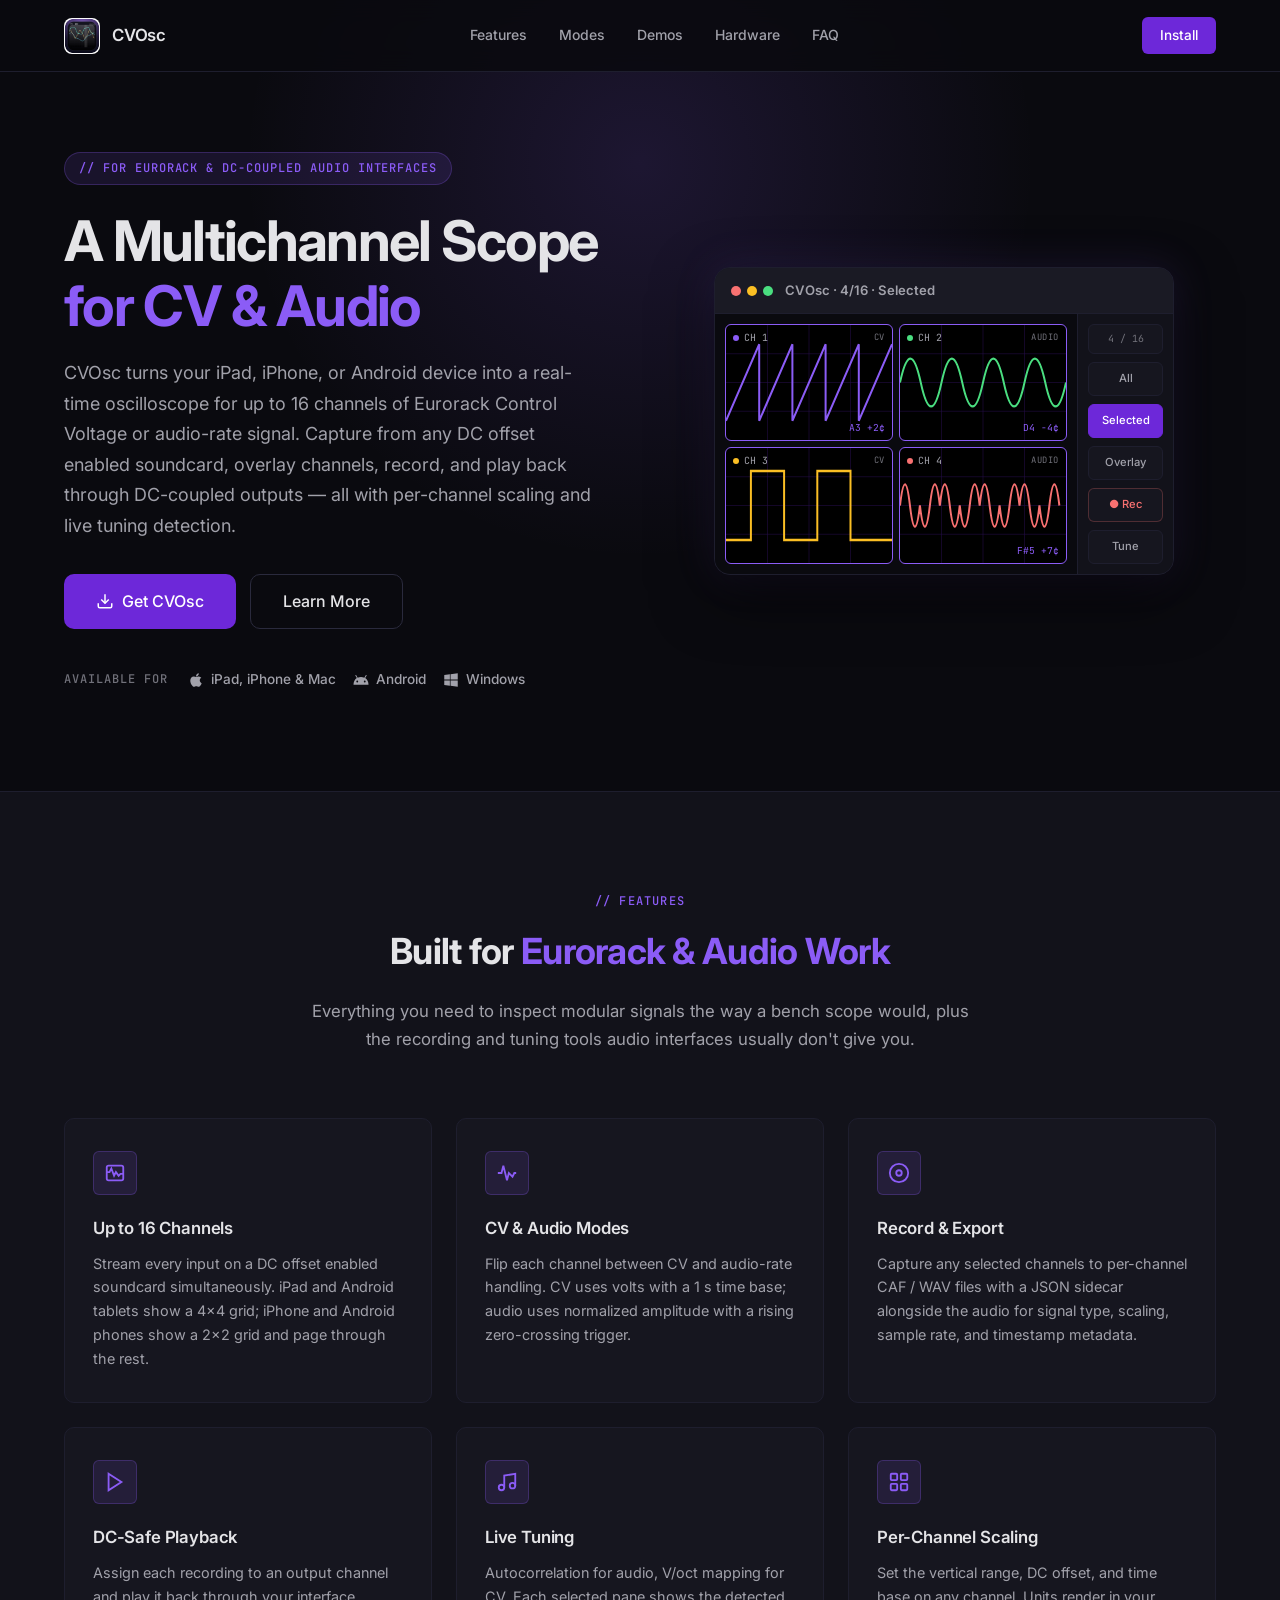
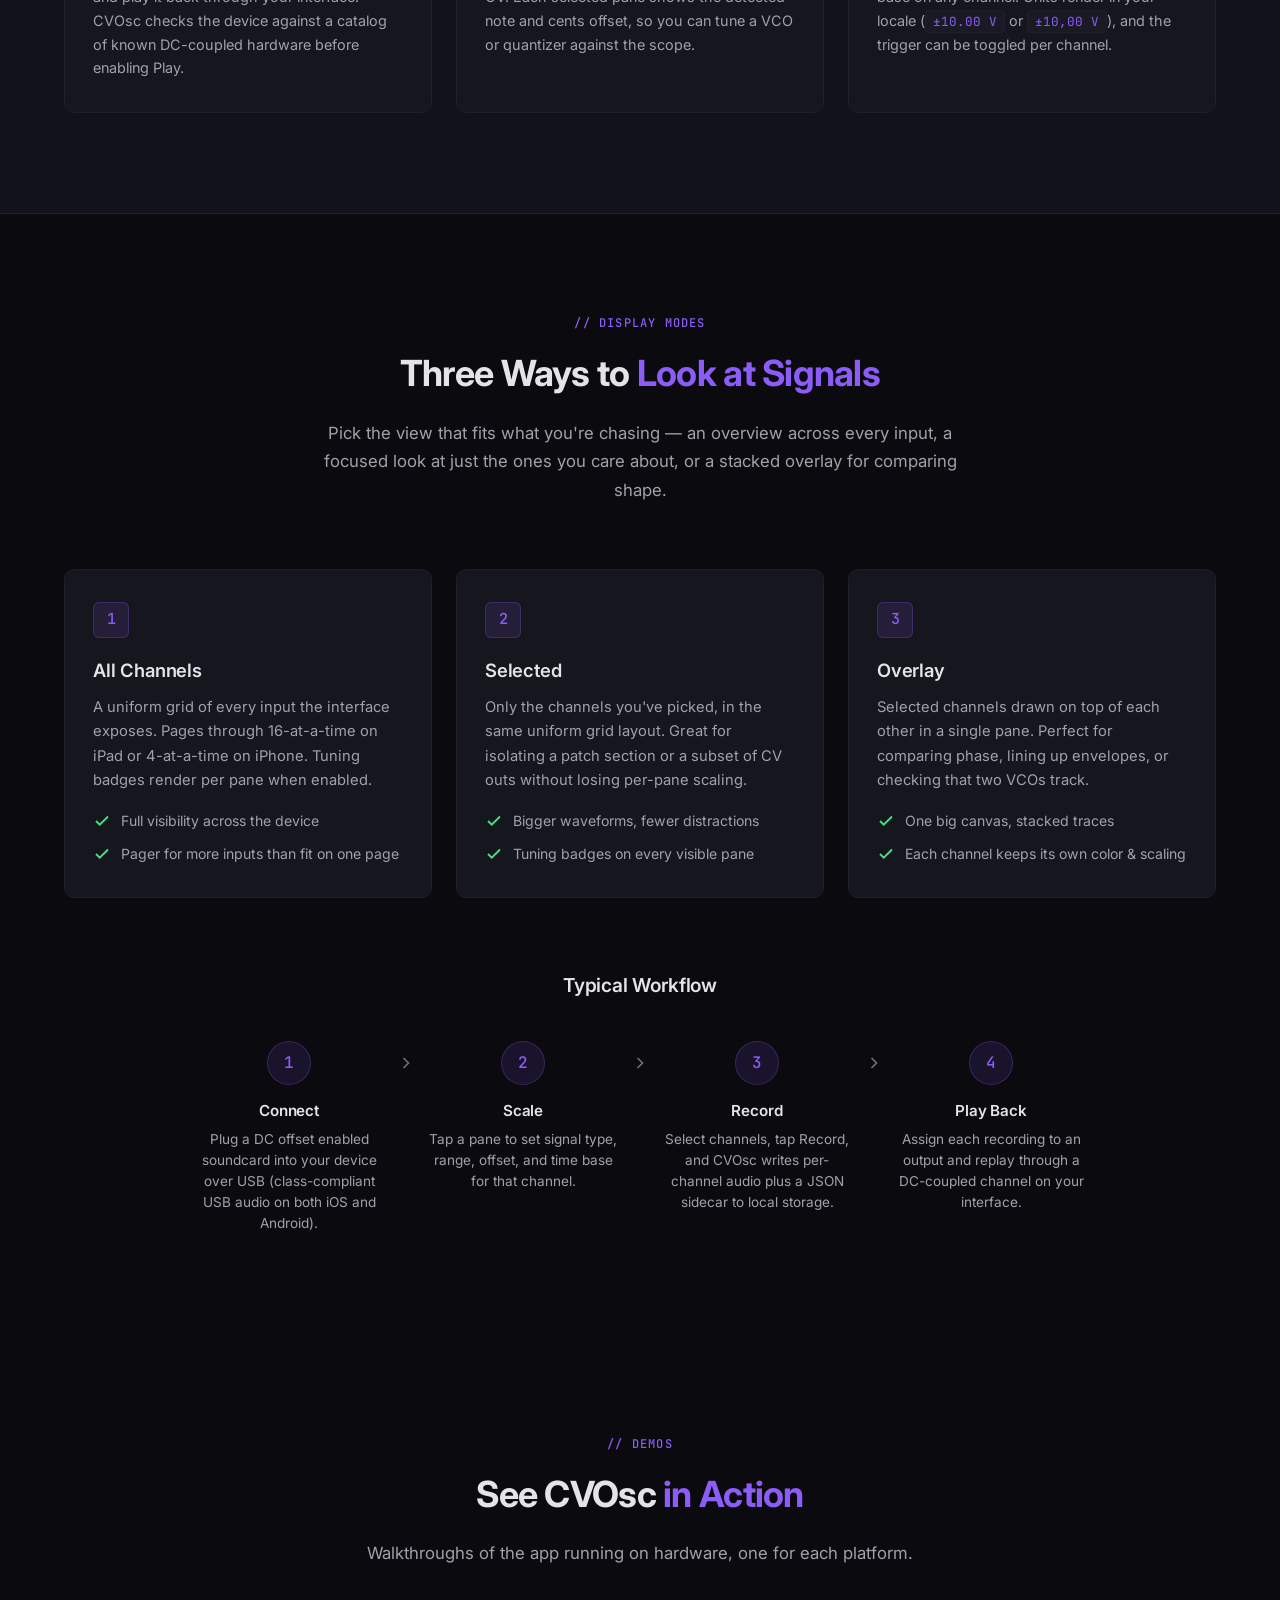
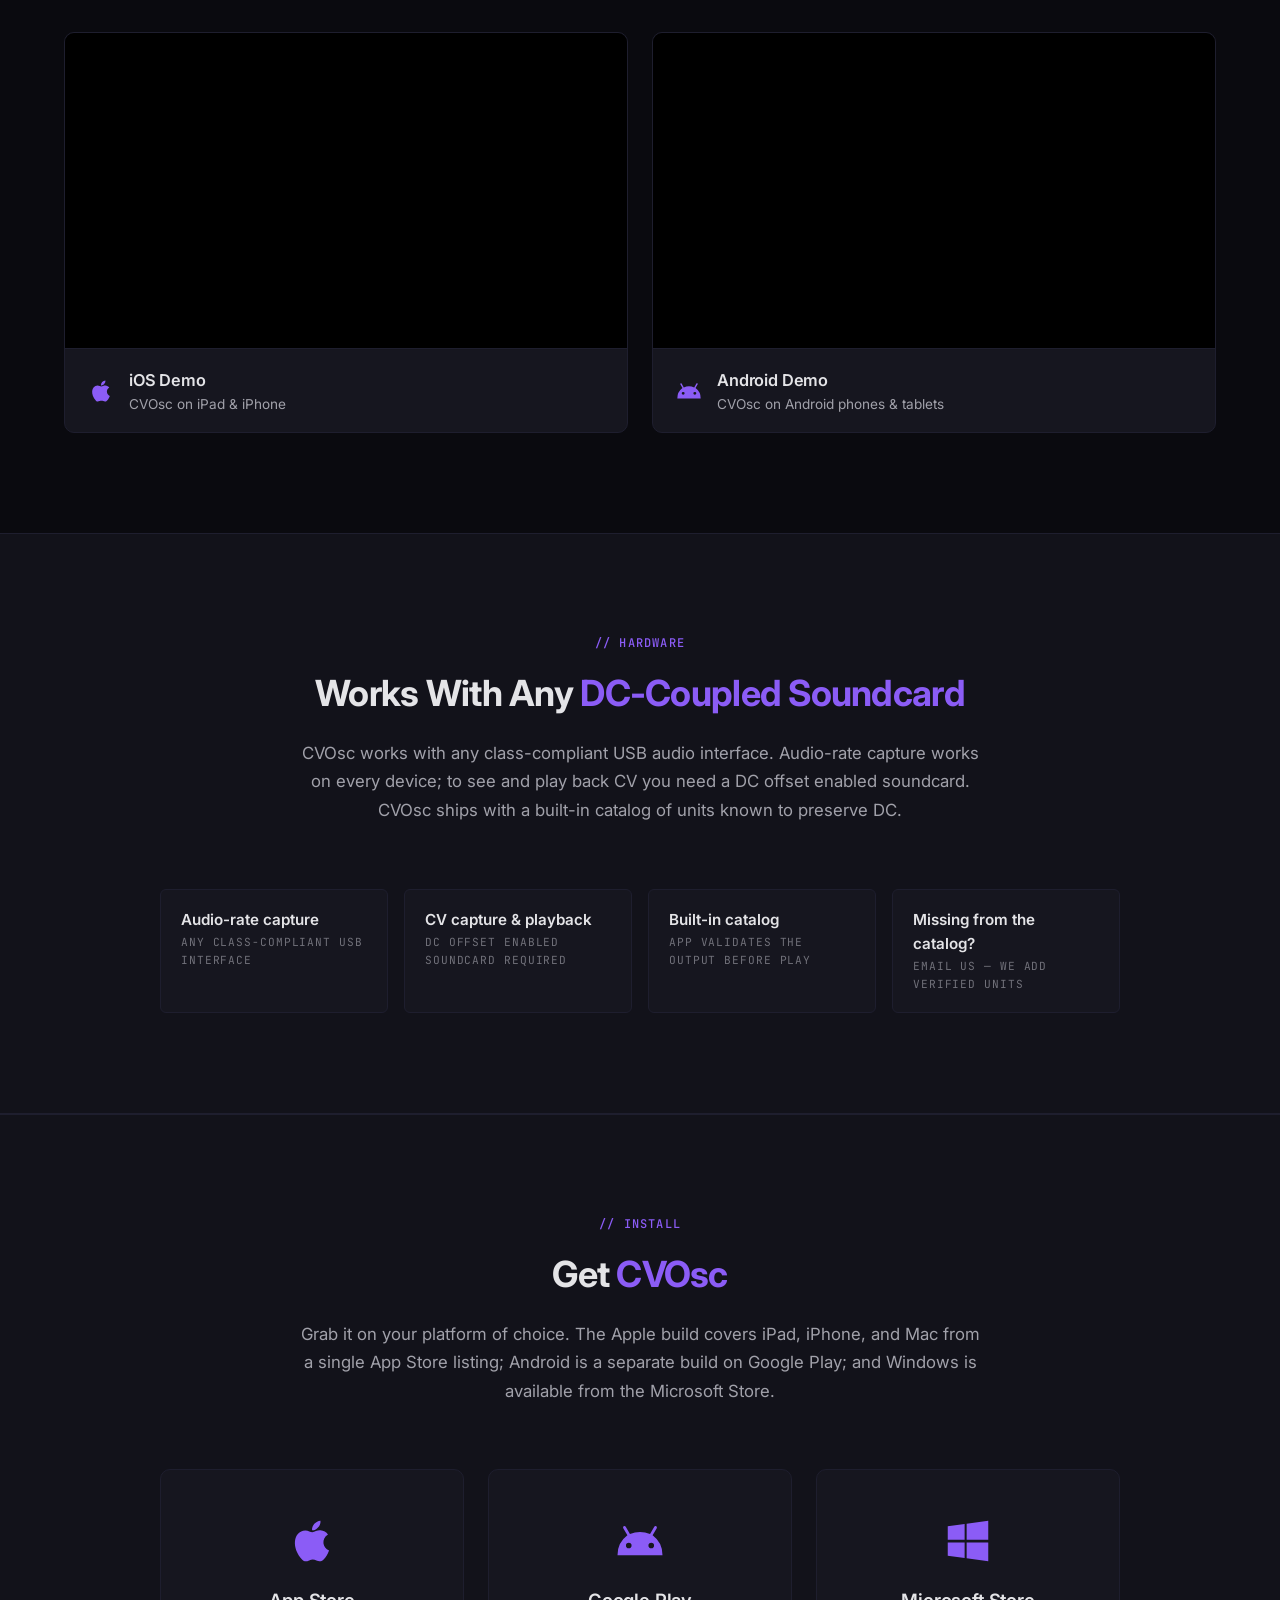
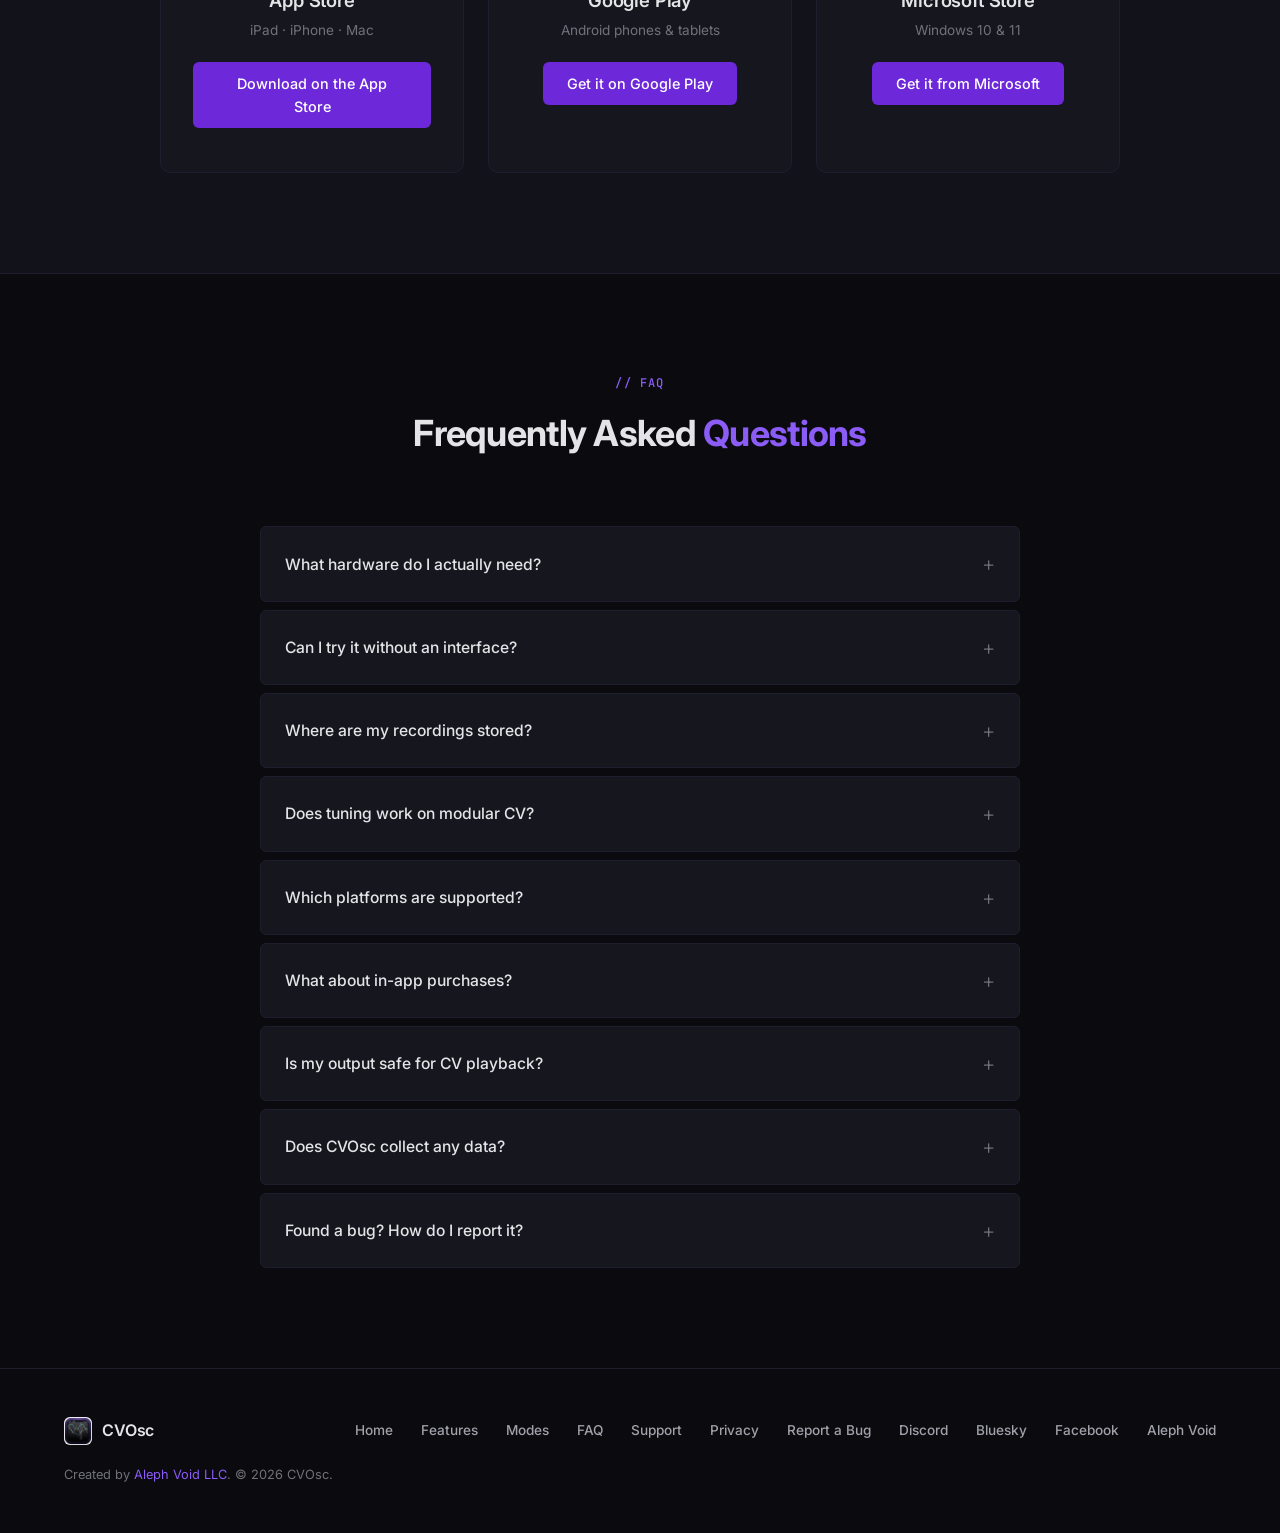
<file: index.html>
<!DOCTYPE html>
<html lang="en">
<head>
  <meta charset="UTF-8" />
  <meta name="viewport" content="width=device-width, initial-scale=1.0" />
  <title>CVOsc &mdash; Multichannel Oscilloscope for CV &amp; Audio</title>
  <meta name="description" content="A multichannel oscilloscope for Eurorack CV and audio work with DC offset enabled soundcards. Stream up to 16 CV or audio channels, record, play back through DC-coupled outputs, and detect tuning in real time. For iPadOS, iOS, macOS, and Android." />
  <link rel="icon" type="image/png" href="assets/img/app-icon.png" />

  <!-- Open Graph (Facebook, Bluesky, LinkedIn, etc.) -->
  <meta property="og:type" content="website" />
  <meta property="og:site_name" content="CVOsc" />
  <meta property="og:url" content="https://cvosc.com/" />
  <meta property="og:title" content="CVOsc — Multichannel Oscilloscope for CV &amp; Audio" />
  <meta property="og:description" content="A multichannel oscilloscope for Eurorack CV and audio work with DC offset enabled soundcards. Stream up to 16 CV or audio channels, record, play back, and detect tuning in real time." />
  <meta property="og:image" content="https://cvosc.com/assets/img/app-icon.png" />
  <meta property="og:image:type" content="image/png" />
  <meta property="og:image:width" content="1024" />
  <meta property="og:image:height" content="1024" />
  <meta property="og:image:alt" content="CVOsc app icon" />

  <!-- Twitter Card -->
  <meta name="twitter:card" content="summary" />
  <meta name="twitter:title" content="CVOsc — Multichannel Oscilloscope for CV &amp; Audio" />
  <meta name="twitter:description" content="A multichannel oscilloscope for Eurorack CV and audio with DC offset enabled soundcards. Up to 16 channels, recording, DC-safe playback, and live tuning." />
  <meta name="twitter:image" content="https://cvosc.com/assets/img/app-icon.png" />
  <meta name="twitter:image:alt" content="CVOsc app icon" />
  <link rel="preconnect" href="https://fonts.googleapis.com" />
  <link rel="preconnect" href="https://fonts.gstatic.com" crossorigin />
  <link href="https://fonts.googleapis.com/css2?family=Inter:wght@300;400;500;600;700&family=JetBrains+Mono:wght@400;500&display=swap" rel="stylesheet" />
  <link rel="stylesheet" href="styles.css" />
</head>
<body>
  <!-- Navigation -->
  <nav id="nav">
    <div class="nav-inner">
      <a href="#" class="nav-brand">
        <img class="nav-logo" src="assets/img/app-icon.png" alt="CVOsc" />
        <span>CVOsc</span>
      </a>
      <div class="nav-links">
        <a href="#features">Features</a>
        <a href="#how-it-works">Modes</a>
        <a href="#demos">Demos</a>
        <a href="#hardware">Hardware</a>
        <a href="#faq">FAQ</a>
      </div>
      <div class="nav-actions">
        <a href="#install" class="btn btn-sm btn-primary">Install</a>
      </div>
      <button class="mobile-menu-btn" id="mobile-menu-btn" aria-label="Menu">
        <span></span><span></span><span></span>
      </button>
    </div>
    <div class="mobile-menu" id="mobile-menu">
      <a href="#features">Features</a>
      <a href="#how-it-works">Modes</a>
      <a href="#demos">Demos</a>
      <a href="#hardware">Hardware</a>
      <a href="#faq">FAQ</a>
      <a href="#install" class="btn btn-primary">Install</a>
    </div>
  </nav>

  <!-- Hero -->
  <section class="hero">
    <div class="container">
      <div class="hero-content">
        <div class="hero-badge">// For Eurorack &amp; DC-Coupled Audio Interfaces</div>
        <h1>A Multichannel Scope<br /><span class="text-gradient">for CV &amp; Audio</span></h1>
        <p class="hero-subtitle">
          CVOsc turns your iPad, iPhone, or Android device into a real-time oscilloscope for
          up to 16 channels of Eurorack Control Voltage or audio-rate signal. Capture from any
          DC offset enabled soundcard, overlay channels, record, and play back through
          DC-coupled outputs &mdash; all with per-channel scaling and live tuning detection.
        </p>
        <div class="hero-actions">
          <a href="#install" class="btn btn-primary btn-lg">
            <svg viewBox="0 0 24 24" fill="none" stroke="currentColor" stroke-width="2" class="btn-icon"><path d="M21 15v4a2 2 0 0 1-2 2H5a2 2 0 0 1-2-2v-4"/><polyline points="7 10 12 15 17 10"/><line x1="12" y1="15" x2="12" y2="3"/></svg>
            Get CVOsc
          </a>
          <a href="#features" class="btn btn-outline btn-lg">Learn More</a>
        </div>
        <div class="hero-platforms">
          <span class="hero-platforms-label">Available for</span>
          <div class="platform-icons">
            <div class="platform-icon" title="iPadOS, iOS &amp; macOS">
              <svg viewBox="0 0 24 24" fill="currentColor"><path d="M17.05 20.28c-.98.95-2.05.8-3.08.35-1.09-.46-2.09-.48-3.24 0-1.44.62-2.2.44-3.06-.35C2.79 15.25 3.51 7.59 9.05 7.31c1.35.07 2.29.74 3.08.8 1.18-.24 2.31-.93 3.57-.84 1.51.12 2.65.72 3.4 1.8-3.12 1.87-2.38 5.98.48 7.13-.57 1.5-1.31 2.99-2.54 4.09zM12.03 7.25c-.15-2.23 1.66-4.07 3.74-4.25.29 2.58-2.34 4.5-3.74 4.25z"/></svg>
              <span>iPad, iPhone &amp; Mac</span>
            </div>
            <div class="platform-icon" title="Android">
              <svg viewBox="0 0 24 24" fill="currentColor"><path d="M17.6 9.48l1.84-3.18c.16-.31.04-.69-.26-.85-.29-.15-.65-.06-.83.22l-1.88 3.24a11.43 11.43 0 0 0-8.94 0L5.65 5.67c-.19-.29-.58-.38-.87-.2-.27.18-.37.54-.22.83L6.4 9.48A10.9 10.9 0 0 0 2 18.33h20a10.9 10.9 0 0 0-4.4-8.85zM7 15.25a1.25 1.25 0 1 1 0-2.5 1.25 1.25 0 0 1 0 2.5zm10 0a1.25 1.25 0 1 1 0-2.5 1.25 1.25 0 0 1 0 2.5z"/></svg>
              <span>Android</span>
            </div>
            <div class="platform-icon" title="Windows">
              <svg viewBox="0 0 24 24" fill="currentColor"><path d="M3 5.49L10.5 4.46V11.4H3V5.49zM3 18.51L10.5 19.54V12.7H3V18.51zM11.4 4.33L21 3V11.4H11.4V4.33zM11.4 19.67L21 21V12.7H11.4V19.67z"/></svg>
              <span>Windows</span>
            </div>
          </div>
        </div>
      </div>

      <!-- Scope Mockup -->
      <div class="hero-visual">
        <div class="scope-mockup">
          <div class="scope-header">
            <div class="scope-dots"><span></span><span></span><span></span></div>
            <span class="scope-title">CVOsc &middot; 4/16 &middot; Selected</span>
          </div>
          <div class="scope-body">
            <div class="scope-grid" aria-hidden="true">
              <!-- Pane 1: CV sawtooth -->
              <div class="scope-pane selected">
                <span class="scope-pane-label">
                  <span class="scope-pane-dot" style="background:#8b5cf6"></span>CH 1
                </span>
                <span class="scope-pane-badge">CV</span>
                <svg class="graticule" viewBox="0 0 100 60" preserveAspectRatio="none">
                  <path d="M0 15 H100 M0 30 H100 M0 45 H100 M25 0 V60 M50 0 V60 M75 0 V60" stroke="#6d28d9" stroke-width="0.3" fill="none"/>
                </svg>
                <svg class="waveform" viewBox="0 0 100 60" preserveAspectRatio="none">
                  <polyline points="0,50 20,10 20,50 40,10 40,50 60,10 60,50 80,10 80,50 100,10"
                            fill="none" stroke="#8b5cf6" stroke-width="1.2"/>
                </svg>
                <span class="scope-tuning">A3 +2&cent;</span>
              </div>
              <!-- Pane 2: Audio sine -->
              <div class="scope-pane selected">
                <span class="scope-pane-label">
                  <span class="scope-pane-dot" style="background:#4ade80"></span>CH 2
                </span>
                <span class="scope-pane-badge">Audio</span>
                <svg class="graticule" viewBox="0 0 100 60" preserveAspectRatio="none">
                  <path d="M0 15 H100 M0 30 H100 M0 45 H100 M25 0 V60 M50 0 V60 M75 0 V60" stroke="#6d28d9" stroke-width="0.3" fill="none"/>
                </svg>
                <svg class="waveform" viewBox="0 0 100 60" preserveAspectRatio="none">
                  <path d="M0 30 Q 6.25 5, 12.5 30 T 25 30 T 37.5 30 T 50 30 T 62.5 30 T 75 30 T 87.5 30 T 100 30"
                        fill="none" stroke="#4ade80" stroke-width="1.2"/>
                </svg>
                <span class="scope-tuning">D4 -4&cent;</span>
              </div>
              <!-- Pane 3: CV square LFO -->
              <div class="scope-pane selected">
                <span class="scope-pane-label">
                  <span class="scope-pane-dot" style="background:#fbbf24"></span>CH 3
                </span>
                <span class="scope-pane-badge">CV</span>
                <svg class="graticule" viewBox="0 0 100 60" preserveAspectRatio="none">
                  <path d="M0 15 H100 M0 30 H100 M0 45 H100 M25 0 V60 M50 0 V60 M75 0 V60" stroke="#6d28d9" stroke-width="0.3" fill="none"/>
                </svg>
                <svg class="waveform" viewBox="0 0 100 60" preserveAspectRatio="none">
                  <polyline points="0,48 15,48 15,12 35,12 35,48 55,48 55,12 75,12 75,48 100,48"
                            fill="none" stroke="#fbbf24" stroke-width="1.2"/>
                </svg>
              </div>
              <!-- Pane 4: Audio harmonics -->
              <div class="scope-pane selected">
                <span class="scope-pane-label">
                  <span class="scope-pane-dot" style="background:#f87171"></span>CH 4
                </span>
                <span class="scope-pane-badge">Audio</span>
                <svg class="graticule" viewBox="0 0 100 60" preserveAspectRatio="none">
                  <path d="M0 15 H100 M0 30 H100 M0 45 H100 M25 0 V60 M50 0 V60 M75 0 V60" stroke="#6d28d9" stroke-width="0.3" fill="none"/>
                </svg>
                <svg class="waveform" viewBox="0 0 100 60" preserveAspectRatio="none">
                  <path d="M0 30 Q 3 8, 6 30 T 12 30 Q 15 52, 18 30 T 24 30 Q 27 8, 30 30 T 36 30 Q 39 52, 42 30 T 48 30 Q 51 8, 54 30 T 60 30 Q 63 52, 66 30 T 72 30 Q 75 8, 78 30 T 84 30 Q 87 52, 90 30 T 96 30"
                        fill="none" stroke="#f87171" stroke-width="1.2"/>
                </svg>
                <span class="scope-tuning">F#5 +7&cent;</span>
              </div>
            </div>
            <div class="scope-controls">
              <div class="scope-pill">4 / 16</div>
              <div class="scope-btn">All</div>
              <div class="scope-btn primary">Selected</div>
              <div class="scope-btn">Overlay</div>
              <div class="scope-btn danger-soft">&#x25CF; Rec</div>
              <div class="scope-btn">Tune</div>
            </div>
          </div>
        </div>
      </div>
    </div>
  </section>

  <!-- Features -->
  <section id="features" class="features">
    <div class="container">
      <div class="section-header">
        <span class="section-label">// Features</span>
        <h2>Built for <span class="text-gradient">Eurorack &amp; Audio Work</span></h2>
        <p>Everything you need to inspect modular signals the way a bench scope would, plus the recording and tuning tools audio interfaces usually don't give you.</p>
      </div>
      <div class="feature-grid">
        <div class="feature-card">
          <div class="feature-icon">
            <svg viewBox="0 0 24 24" fill="none" stroke="currentColor" stroke-width="2"><rect x="3" y="4" width="18" height="16" rx="2"/><path d="M3 11h3l2-4 3 8 2-4 3 4 2-2h3"/></svg>
          </div>
          <h3>Up to 16 Channels</h3>
          <p>Stream every input on a DC offset enabled soundcard simultaneously. iPad and Android tablets show a 4&times;4 grid; iPhone and Android phones show a 2&times;2 grid and page through the rest.</p>
        </div>
        <div class="feature-card">
          <div class="feature-icon">
            <svg viewBox="0 0 24 24" fill="none" stroke="currentColor" stroke-width="2"><path d="M2 12h4l2-8 4 16 2-8 4 4 2-4h2"/></svg>
          </div>
          <h3>CV &amp; Audio Modes</h3>
          <p>Flip each channel between CV and audio-rate handling. CV uses volts with a 1&nbsp;s time base; audio uses normalized amplitude with a rising zero-crossing trigger.</p>
        </div>
        <div class="feature-card">
          <div class="feature-icon">
            <svg viewBox="0 0 24 24" fill="none" stroke="currentColor" stroke-width="2"><circle cx="12" cy="12" r="10"/><circle cx="12" cy="12" r="3"/></svg>
          </div>
          <h3>Record &amp; Export</h3>
          <p>Capture any selected channels to per-channel CAF / WAV files with a JSON sidecar alongside the audio for signal type, scaling, sample rate, and timestamp metadata.</p>
        </div>
        <div class="feature-card">
          <div class="feature-icon">
            <svg viewBox="0 0 24 24" fill="none" stroke="currentColor" stroke-width="2"><polygon points="5 3 19 12 5 21 5 3"/></svg>
          </div>
          <h3>DC-Safe Playback</h3>
          <p>Assign each recording to an output channel and play it back through your interface. CVOsc checks the device against a catalog of known DC-coupled hardware before enabling Play.</p>
        </div>
        <div class="feature-card">
          <div class="feature-icon">
            <svg viewBox="0 0 24 24" fill="none" stroke="currentColor" stroke-width="2"><path d="M9 18V5l12-2v13"/><circle cx="6" cy="18" r="3"/><circle cx="18" cy="16" r="3"/></svg>
          </div>
          <h3>Live Tuning</h3>
          <p>Autocorrelation for audio, V/oct mapping for CV. Each selected pane shows the detected note and cents offset, so you can tune a VCO or quantizer against the scope.</p>
        </div>
        <div class="feature-card">
          <div class="feature-icon">
            <svg viewBox="0 0 24 24" fill="none" stroke="currentColor" stroke-width="2"><rect x="3" y="3" width="7" height="7" rx="1"/><rect x="14" y="3" width="7" height="7" rx="1"/><rect x="3" y="14" width="7" height="7" rx="1"/><rect x="14" y="14" width="7" height="7" rx="1"/></svg>
          </div>
          <h3>Per-Channel Scaling</h3>
          <p>Set the vertical range, DC offset, and time base on any channel. Units render in your locale (<code>&plusmn;10.00 V</code> or <code>&plusmn;10,00 V</code>), and the trigger can be toggled per channel.</p>
        </div>
      </div>
    </div>
  </section>

  <!-- How It Works / Modes -->
  <section id="how-it-works" class="how-it-works">
    <div class="container">
      <div class="section-header">
        <span class="section-label">// Display Modes</span>
        <h2>Three Ways to <span class="text-gradient">Look at Signals</span></h2>
        <p>Pick the view that fits what you're chasing &mdash; an overview across every input, a focused look at just the ones you care about, or a stacked overlay for comparing shape.</p>
      </div>
      <div class="modes-grid">
        <div class="mode-card">
          <div class="mode-number">1</div>
          <h3>All Channels</h3>
          <p class="mode-desc">A uniform grid of every input the interface exposes. Pages through 16-at-a-time on iPad or 4-at-a-time on iPhone. Tuning badges render per pane when enabled.</p>
          <ul class="mode-details">
            <li>
              <svg viewBox="0 0 24 24" fill="none" stroke="var(--color-success)" stroke-width="2.5"><polyline points="20 6 9 17 4 12"/></svg>
              Full visibility across the device
            </li>
            <li>
              <svg viewBox="0 0 24 24" fill="none" stroke="var(--color-success)" stroke-width="2.5"><polyline points="20 6 9 17 4 12"/></svg>
              Pager for more inputs than fit on one page
            </li>
          </ul>
        </div>
        <div class="mode-card">
          <div class="mode-number">2</div>
          <h3>Selected</h3>
          <p class="mode-desc">Only the channels you've picked, in the same uniform grid layout. Great for isolating a patch section or a subset of CV outs without losing per-pane scaling.</p>
          <ul class="mode-details">
            <li>
              <svg viewBox="0 0 24 24" fill="none" stroke="var(--color-success)" stroke-width="2.5"><polyline points="20 6 9 17 4 12"/></svg>
              Bigger waveforms, fewer distractions
            </li>
            <li>
              <svg viewBox="0 0 24 24" fill="none" stroke="var(--color-success)" stroke-width="2.5"><polyline points="20 6 9 17 4 12"/></svg>
              Tuning badges on every visible pane
            </li>
          </ul>
        </div>
        <div class="mode-card">
          <div class="mode-number">3</div>
          <h3>Overlay</h3>
          <p class="mode-desc">Selected channels drawn on top of each other in a single pane. Perfect for comparing phase, lining up envelopes, or checking that two VCOs track.</p>
          <ul class="mode-details">
            <li>
              <svg viewBox="0 0 24 24" fill="none" stroke="var(--color-success)" stroke-width="2.5"><polyline points="20 6 9 17 4 12"/></svg>
              One big canvas, stacked traces
            </li>
            <li>
              <svg viewBox="0 0 24 24" fill="none" stroke="var(--color-success)" stroke-width="2.5"><polyline points="20 6 9 17 4 12"/></svg>
              Each channel keeps its own color &amp; scaling
            </li>
          </ul>
        </div>
      </div>
      <div class="workflow-steps">
        <h3 class="workflow-title">Typical Workflow</h3>
        <div class="steps">
          <div class="step">
            <div class="step-num">1</div>
            <div class="step-content">
              <h4>Connect</h4>
              <p>Plug a DC offset enabled soundcard into your device over USB (class-compliant USB audio on both iOS and Android).</p>
            </div>
          </div>
          <div class="step-arrow">
            <svg viewBox="0 0 24 24" fill="none" stroke="currentColor" stroke-width="2"><polyline points="9 18 15 12 9 6"/></svg>
          </div>
          <div class="step">
            <div class="step-num">2</div>
            <div class="step-content">
              <h4>Scale</h4>
              <p>Tap a pane to set signal type, range, offset, and time base for that channel.</p>
            </div>
          </div>
          <div class="step-arrow">
            <svg viewBox="0 0 24 24" fill="none" stroke="currentColor" stroke-width="2"><polyline points="9 18 15 12 9 6"/></svg>
          </div>
          <div class="step">
            <div class="step-num">3</div>
            <div class="step-content">
              <h4>Record</h4>
              <p>Select channels, tap Record, and CVOsc writes per-channel audio plus a JSON sidecar to local storage.</p>
            </div>
          </div>
          <div class="step-arrow">
            <svg viewBox="0 0 24 24" fill="none" stroke="currentColor" stroke-width="2"><polyline points="9 18 15 12 9 6"/></svg>
          </div>
          <div class="step">
            <div class="step-num">4</div>
            <div class="step-content">
              <h4>Play Back</h4>
              <p>Assign each recording to an output and replay through a DC-coupled channel on your interface.</p>
            </div>
          </div>
        </div>
      </div>
    </div>
  </section>

  <!-- Demos -->
  <section id="demos" class="demos">
    <div class="container">
      <div class="section-header">
        <span class="section-label">// Demos</span>
        <h2>See CVOsc <span class="text-gradient">in Action</span></h2>
        <p>Walkthroughs of the app running on hardware, one for each platform.</p>
      </div>
      <div class="demos-grid">
        <div class="demo-card">
          <div class="demo-video">
            <iframe
              src="https://www.youtube-nocookie.com/embed/FiOdW9T695k"
              title="CVOsc iOS demo"
              loading="lazy"
              referrerpolicy="strict-origin-when-cross-origin"
              allow="accelerometer; clipboard-write; encrypted-media; gyroscope; picture-in-picture; web-share"
              allowfullscreen></iframe>
          </div>
          <div class="demo-meta">
            <svg class="demo-platform-icon" viewBox="0 0 24 24" fill="currentColor" aria-hidden="true"><path d="M17.05 20.28c-.98.95-2.05.8-3.08.35-1.09-.46-2.09-.48-3.24 0-1.44.62-2.2.44-3.06-.35C2.79 15.25 3.51 7.59 9.05 7.31c1.35.07 2.29.74 3.08.8 1.18-.24 2.31-.93 3.57-.84 1.51.12 2.65.72 3.4 1.8-3.12 1.87-2.38 5.98.48 7.13-.57 1.5-1.31 2.99-2.54 4.09zM12.03 7.25c-.15-2.23 1.66-4.07 3.74-4.25.29 2.58-2.34 4.5-3.74 4.25z"/></svg>
            <div>
              <h3>iOS Demo</h3>
              <p>CVOsc on iPad &amp; iPhone</p>
            </div>
          </div>
        </div>
        <div class="demo-card">
          <div class="demo-video">
            <iframe
              src="https://www.youtube-nocookie.com/embed/3DHmpnhj2sA"
              title="CVOsc Android demo"
              loading="lazy"
              referrerpolicy="strict-origin-when-cross-origin"
              allow="accelerometer; clipboard-write; encrypted-media; gyroscope; picture-in-picture; web-share"
              allowfullscreen></iframe>
          </div>
          <div class="demo-meta">
            <svg class="demo-platform-icon" viewBox="0 0 24 24" fill="currentColor" aria-hidden="true"><path d="M17.6 9.48l1.84-3.18c.16-.31.04-.69-.26-.85-.29-.15-.65-.06-.83.22l-1.88 3.24a11.43 11.43 0 0 0-8.94 0L5.65 5.67c-.19-.29-.58-.38-.87-.2-.27.18-.37.54-.22.83L6.4 9.48A10.9 10.9 0 0 0 2 18.33h20a10.9 10.9 0 0 0-4.4-8.85zM7 15.25a1.25 1.25 0 1 1 0-2.5 1.25 1.25 0 0 1 0 2.5zm10 0a1.25 1.25 0 1 1 0-2.5 1.25 1.25 0 0 1 0 2.5z"/></svg>
            <div>
              <h3>Android Demo</h3>
              <p>CVOsc on Android phones &amp; tablets</p>
            </div>
          </div>
        </div>
      </div>
    </div>
  </section>

  <!-- Hardware / DC-coupled catalog -->
  <section id="hardware" class="hardware">
    <div class="container">
      <div class="section-header">
        <span class="section-label">// Hardware</span>
        <h2>Works With Any <span class="text-gradient">DC-Coupled Soundcard</span></h2>
        <p>CVOsc works with any class-compliant USB audio interface. Audio-rate capture works on every device; to see and play back CV you need a DC offset enabled soundcard. CVOsc ships with a built-in catalog of units known to preserve DC.</p>
      </div>
      <div class="hardware-grid">
        <div class="hardware-item">
          <div class="name">Audio-rate capture</div>
          <div class="label">Any class-compliant USB interface</div>
        </div>
        <div class="hardware-item">
          <div class="name">CV capture &amp; playback</div>
          <div class="label">DC offset enabled soundcard required</div>
        </div>
        <div class="hardware-item">
          <div class="name">Built-in catalog</div>
          <div class="label">App validates the output before Play</div>
        </div>
        <div class="hardware-item">
          <div class="name">Missing from the catalog?</div>
          <div class="label">Email us &mdash; we add verified units</div>
        </div>
      </div>
    </div>
  </section>

  <!-- Install -->
  <section id="install" class="install">
    <div class="container">
      <div class="section-header">
        <span class="section-label">// Install</span>
        <h2>Get <span class="text-gradient">CVOsc</span></h2>
        <p>Grab it on your platform of choice. The Apple build covers iPad, iPhone, and Mac from a single App Store listing; Android is a separate build on Google Play; and Windows is available from the Microsoft Store.</p>
      </div>
      <div class="install-grid">
        <a href="https://apps.apple.com/us/app/cvosc/id6767967087" target="_blank" rel="noopener" class="install-card">
          <svg class="install-platform-icon" viewBox="0 0 24 24" fill="currentColor"><path d="M17.05 20.28c-.98.95-2.05.8-3.08.35-1.09-.46-2.09-.48-3.24 0-1.44.62-2.2.44-3.06-.35C2.79 15.25 3.51 7.59 9.05 7.31c1.35.07 2.29.74 3.08.8 1.18-.24 2.31-.93 3.57-.84 1.51.12 2.65.72 3.4 1.8-3.12 1.87-2.38 5.98.48 7.13-.57 1.5-1.31 2.99-2.54 4.09zM12.03 7.25c-.15-2.23 1.66-4.07 3.74-4.25.29 2.58-2.34 4.5-3.74 4.25z"/></svg>
          <h3>App Store</h3>
          <p>iPad &middot; iPhone &middot; Mac</p>
          <span class="install-btn">Download on the App Store</span>
        </a>
        <a href="https://play.google.com/store/apps/details?id=com.alephvoid.cvosc.android" target="_blank" rel="noopener" class="install-card">
          <svg class="install-platform-icon" viewBox="0 0 24 24" fill="currentColor"><path d="M17.6 9.48l1.84-3.18c.16-.31.04-.69-.26-.85-.29-.15-.65-.06-.83.22l-1.88 3.24a11.43 11.43 0 0 0-8.94 0L5.65 5.67c-.19-.29-.58-.38-.87-.2-.27.18-.37.54-.22.83L6.4 9.48A10.9 10.9 0 0 0 2 18.33h20a10.9 10.9 0 0 0-4.4-8.85zM7 15.25a1.25 1.25 0 1 1 0-2.5 1.25 1.25 0 0 1 0 2.5zm10 0a1.25 1.25 0 1 1 0-2.5 1.25 1.25 0 0 1 0 2.5z"/></svg>
          <h3>Google Play</h3>
          <p>Android phones &amp; tablets</p>
          <span class="install-btn">Get it on Google Play</span>
        </a>
        <a href="https://apps.microsoft.com/detail/9P4SMBRS15K0" target="_blank" rel="noopener" class="install-card">
          <svg class="install-platform-icon" viewBox="0 0 24 24" fill="currentColor"><path d="M3 5.49L10.5 4.46V11.4H3V5.49zM3 18.51L10.5 19.54V12.7H3V18.51zM11.4 4.33L21 3V11.4H11.4V4.33zM11.4 19.67L21 21V12.7H11.4V19.67z"/></svg>
          <h3>Microsoft Store</h3>
          <p>Windows 10 &amp; 11</p>
          <span class="install-btn">Get it from Microsoft</span>
        </a>
      </div>
    </div>
  </section>

  <!-- FAQ -->
  <section id="faq" class="faq">
    <div class="container">
      <div class="section-header">
        <span class="section-label">// FAQ</span>
        <h2>Frequently Asked <span class="text-gradient">Questions</span></h2>
      </div>
      <div class="faq-list">
        <details class="faq-item">
          <summary>What hardware do I actually need?</summary>
          <p>To see CV signals you need a DC offset enabled soundcard &mdash; an audio interface whose inputs and outputs preserve DC instead of stripping it. For audio-only work, any class-compliant USB audio interface will do. On iPad you can either use a USB-C iPad directly or a Lightning iPad with an Apple Camera Adapter. On Android, any device with USB Host support works.</p>
        </details>
        <details class="faq-item">
          <summary>Can I try it without an interface?</summary>
          <p>Debug builds of the Android app fall back to a synthetic 8-channel sine generator when no USB interface is attached, so you can drive the UI without hardware. The App Store release always requires a real USB audio interface to show real signals.</p>
        </details>
        <details class="faq-item">
          <summary>Where are my recordings stored?</summary>
          <p>Recordings live in the app's local storage on your device &mdash; in the sandboxed Documents directory on iOS, and in scoped app storage on Android. They stay on-device until you delete them or uninstall the app.</p>
        </details>
        <details class="faq-item">
          <summary>Does tuning work on modular CV?</summary>
          <p>Yes. For audio-rate signals CVOsc runs autocorrelation on the last 2048 samples. For CV channels it averages the voltage and maps it under the <strong>1&nbsp;V/oct</strong> convention (0&nbsp;V = C0). The badge shows the detected note and cents offset, and the cents label turns violet when the offset exceeds 10 cents.</p>
        </details>
        <details class="faq-item">
          <summary>Which platforms are supported?</summary>
          <p>iPadOS, iOS, and macOS from the Apple build (iPadOS / iOS 26.4+), and Android 7.0 (SDK 24) and newer from the Google Play build. Same core engine, same feature set; iPad is the primary target.</p>
        </details>
        <details class="faq-item">
          <summary>What about in-app purchases?</summary>
          <p>On Android, the Tuner and Record/Playback features are unlocked via one-time in-app purchases through Google Play Billing. The Apple build ships with all features included.</p>
        </details>
        <details class="faq-item">
          <summary>Is my output safe for CV playback?</summary>
          <p>Most audio interfaces strip DC from their outputs, which destroys CV. CVOsc ships a catalog of DC offset enabled soundcards known to preserve DC through their outputs. If your current output isn't in the catalog, the Play button is disabled and the app tells you why.</p>
        </details>
        <details class="faq-item">
          <summary>Does CVOsc collect any data?</summary>
          <p>No. CVOsc does not collect, transmit, sell, or share any personal data. Recordings stay on your device. See the <a href="privacy.html">Privacy Policy</a> for details.</p>
        </details>
        <details class="faq-item">
          <summary>Found a bug? How do I report it?</summary>
          <p>Please file bug reports on our <a href="https://github.com/aleph-void/cvosc.com/issues" target="_blank" rel="noopener">GitHub issues page</a>. Reports are genuinely the fastest way to get something fixed &mdash; include your device, OS version, audio interface, and steps to reproduce, and we'll take it from there.</p>
        </details>
      </div>
    </div>
  </section>

  <!-- Footer -->
  <footer class="footer">
    <div class="container">
      <div class="footer-inner">
        <div class="footer-brand">
          <img class="footer-logo" src="assets/img/app-icon.png" alt="CVOsc" />
          <span>CVOsc</span>
        </div>
        <div class="footer-links">
          <a href="index.html">Home</a>
          <a href="#features">Features</a>
          <a href="#how-it-works">Modes</a>
          <a href="#faq">FAQ</a>
          <a href="support.html">Support</a>
          <a href="privacy.html">Privacy</a>
          <a href="https://github.com/aleph-void/cvosc.com/issues" target="_blank" rel="noopener">Report a Bug</a>
          <a href="https://discord.gg/vvm3Gt4x" target="_blank" rel="noopener">Discord</a>
          <a href="https://bsky.app/profile/cvosc.bsky.social" target="_blank" rel="noopener">Bluesky</a>
          <a href="https://www.facebook.com/profile.php?id=61589835001064" target="_blank" rel="noopener">Facebook</a>
          <a href="https://alephvoid.com" target="_blank" rel="noopener">Aleph Void</a>
        </div>
        <p class="footer-copy">Created by <a href="https://alephvoid.com" target="_blank" rel="noopener">Aleph Void LLC</a>. &copy; 2026 CVOsc.</p>
      </div>
    </div>
  </footer>

  <script src="main.js"></script>
</body>
</html>
</file>
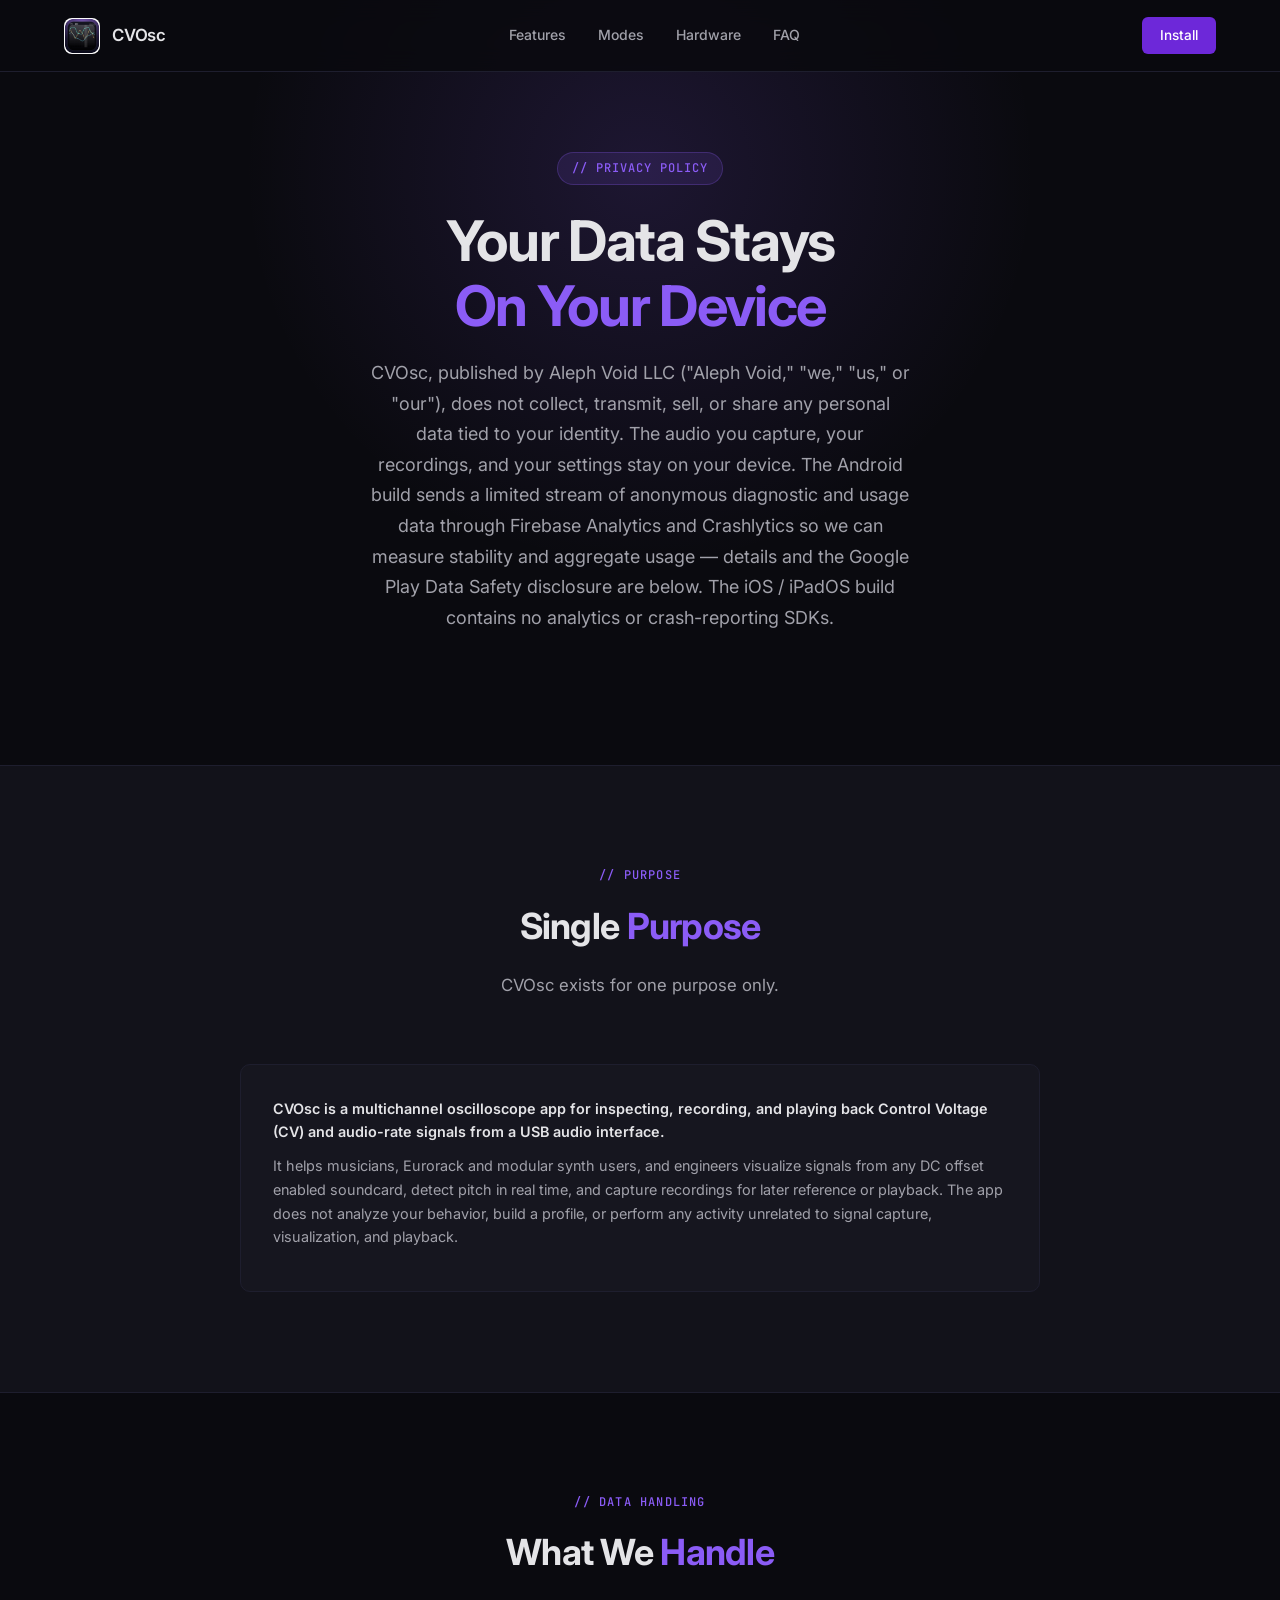
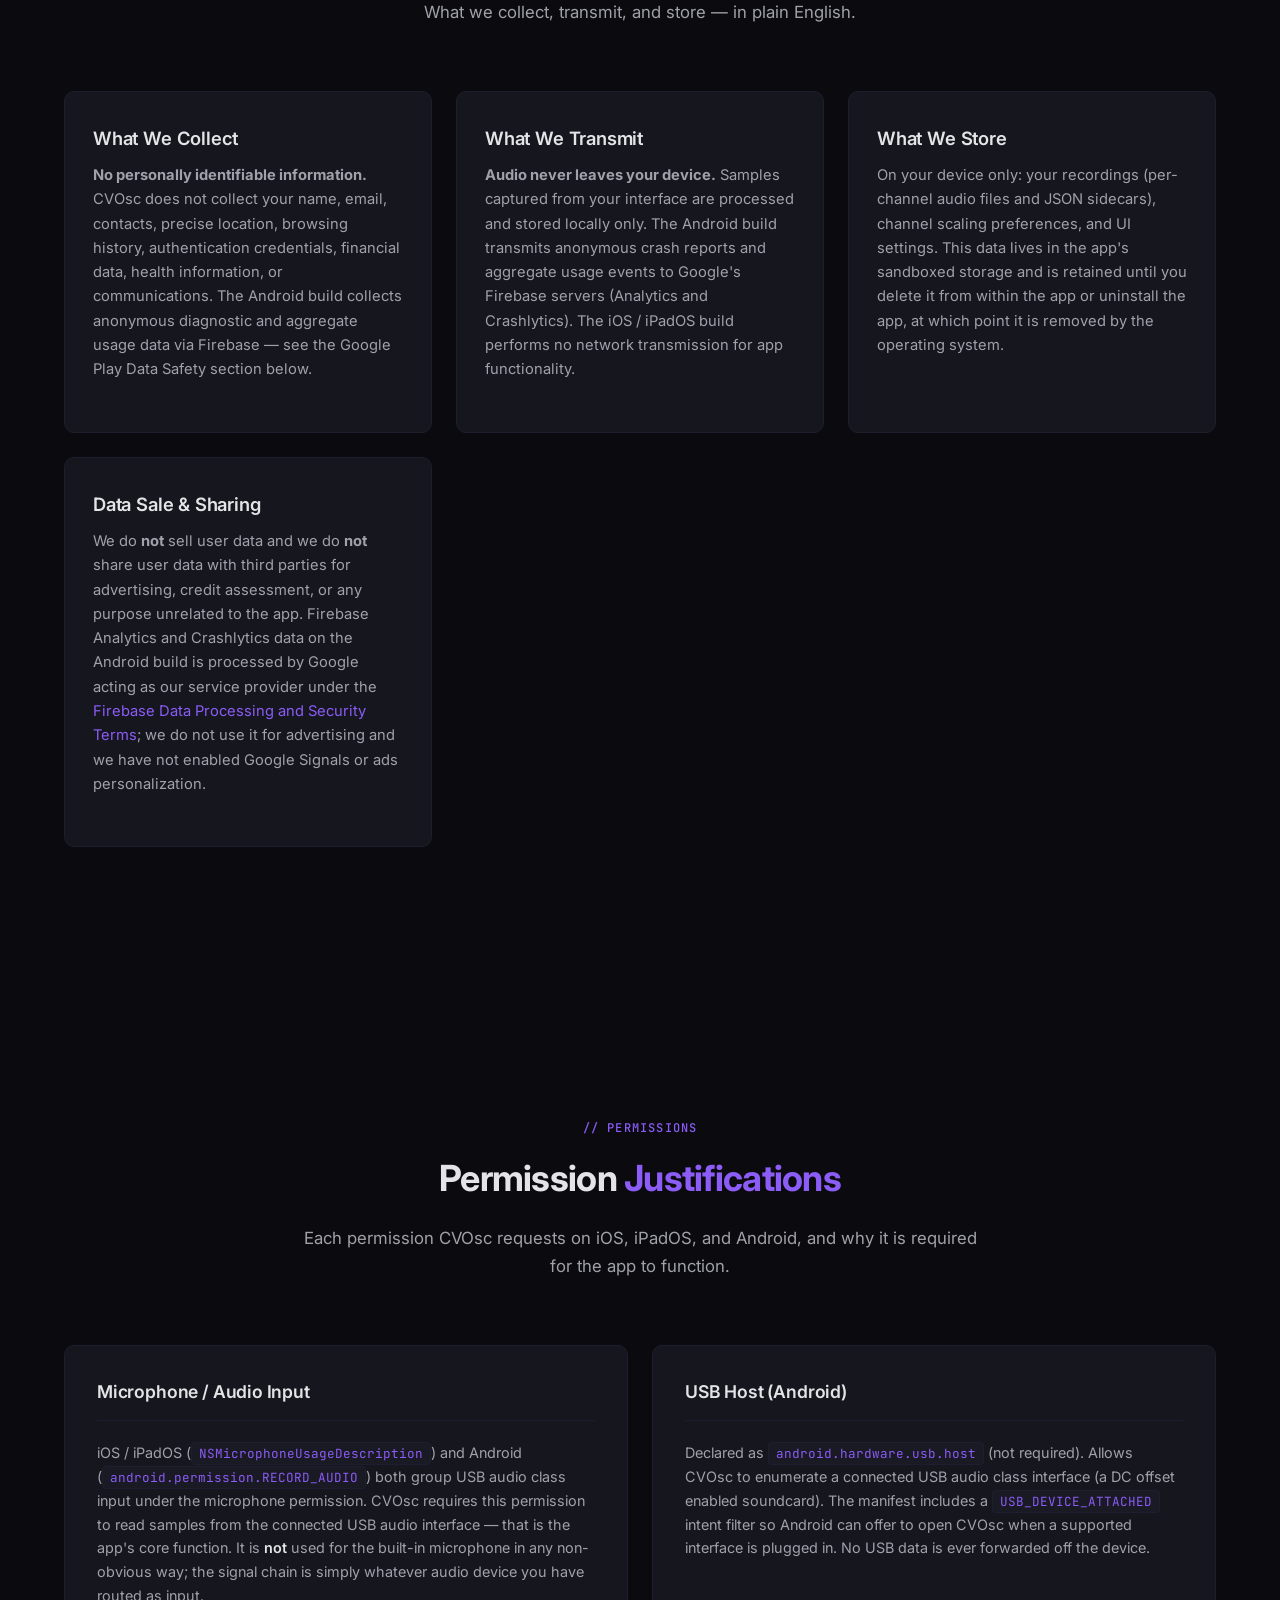
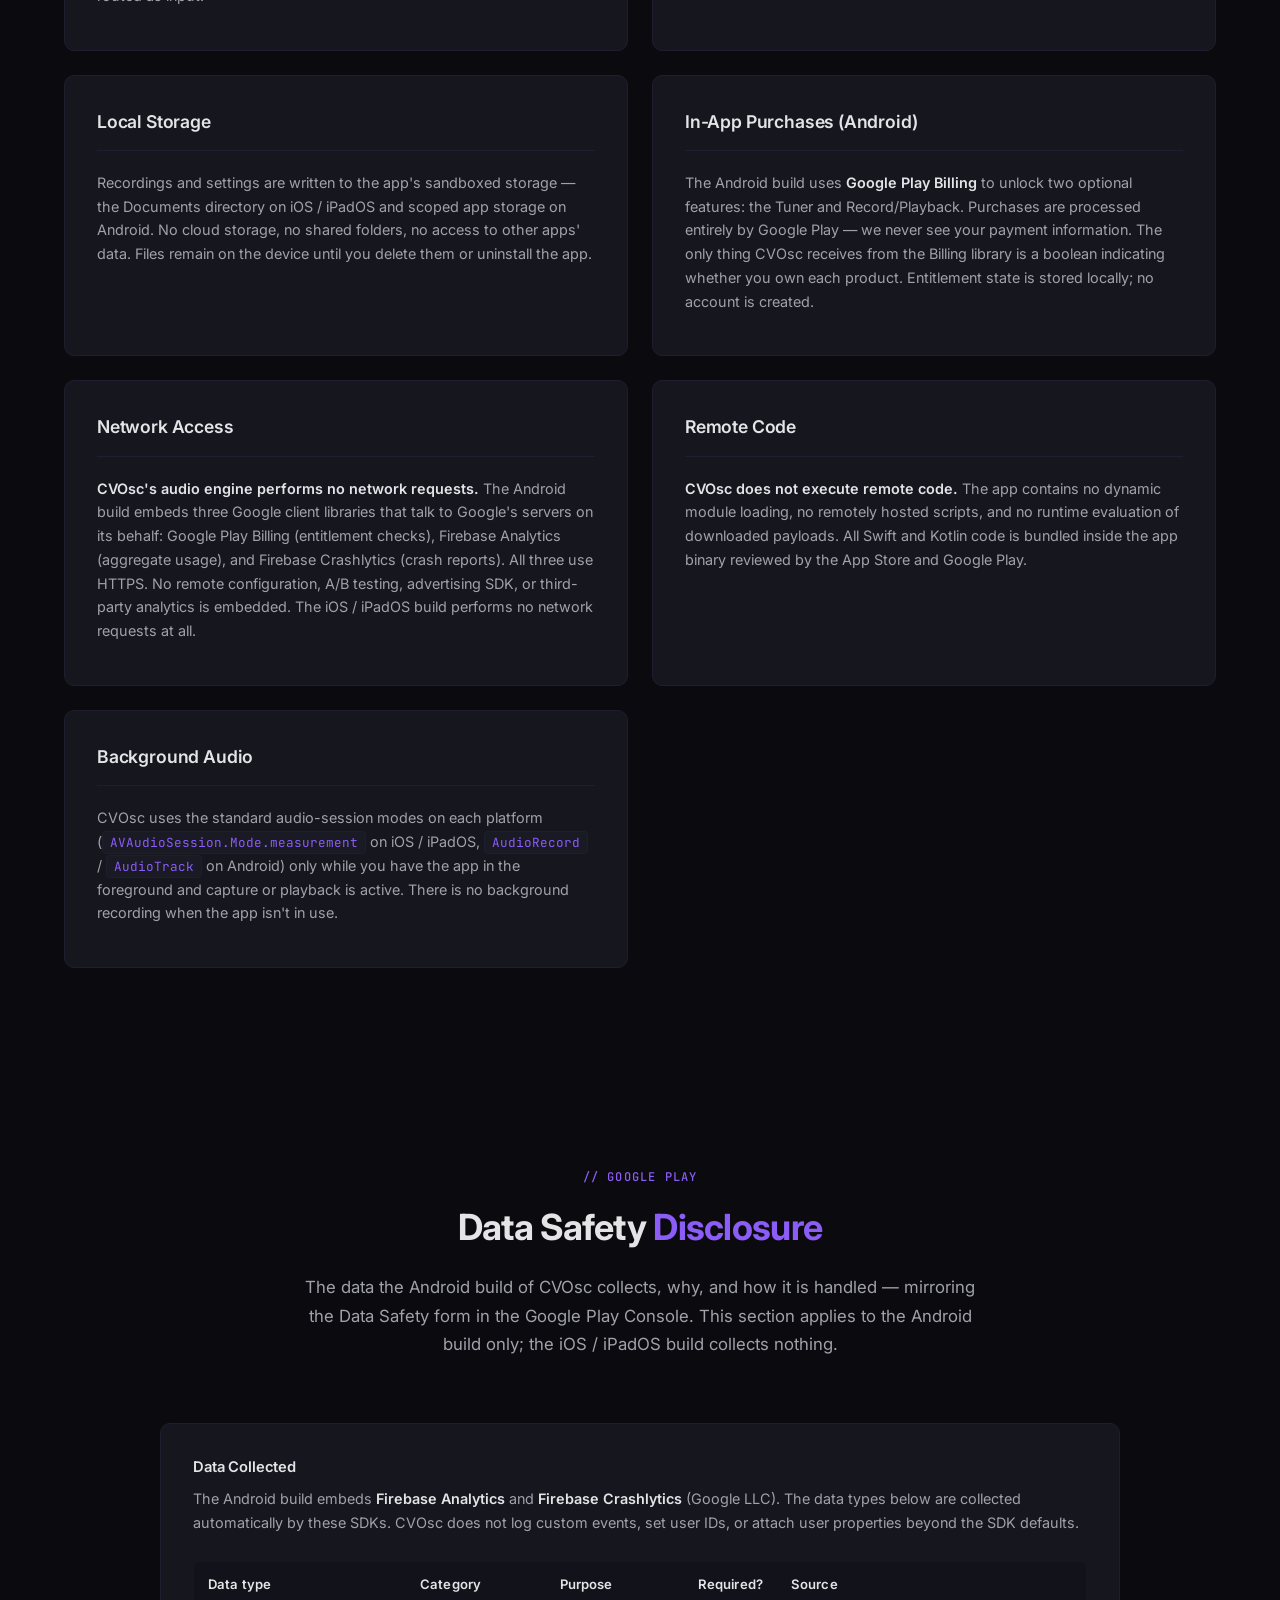
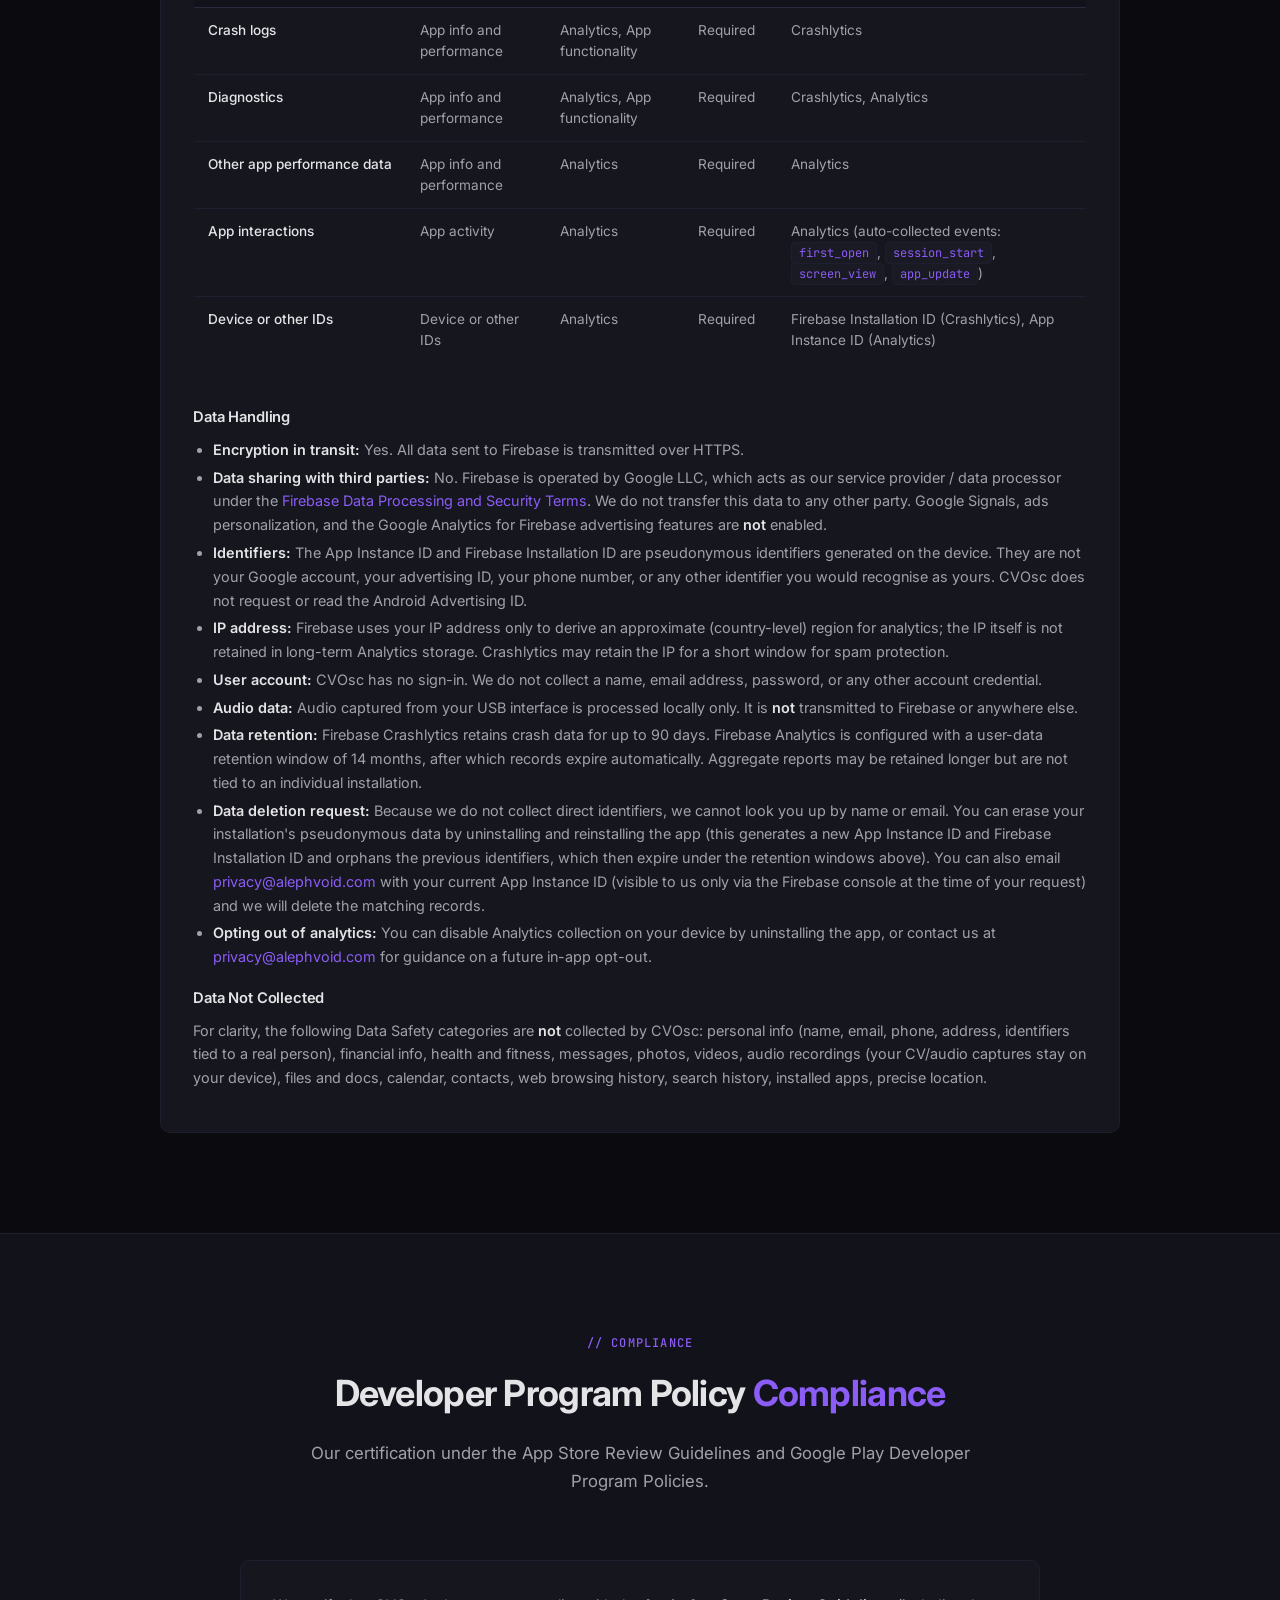
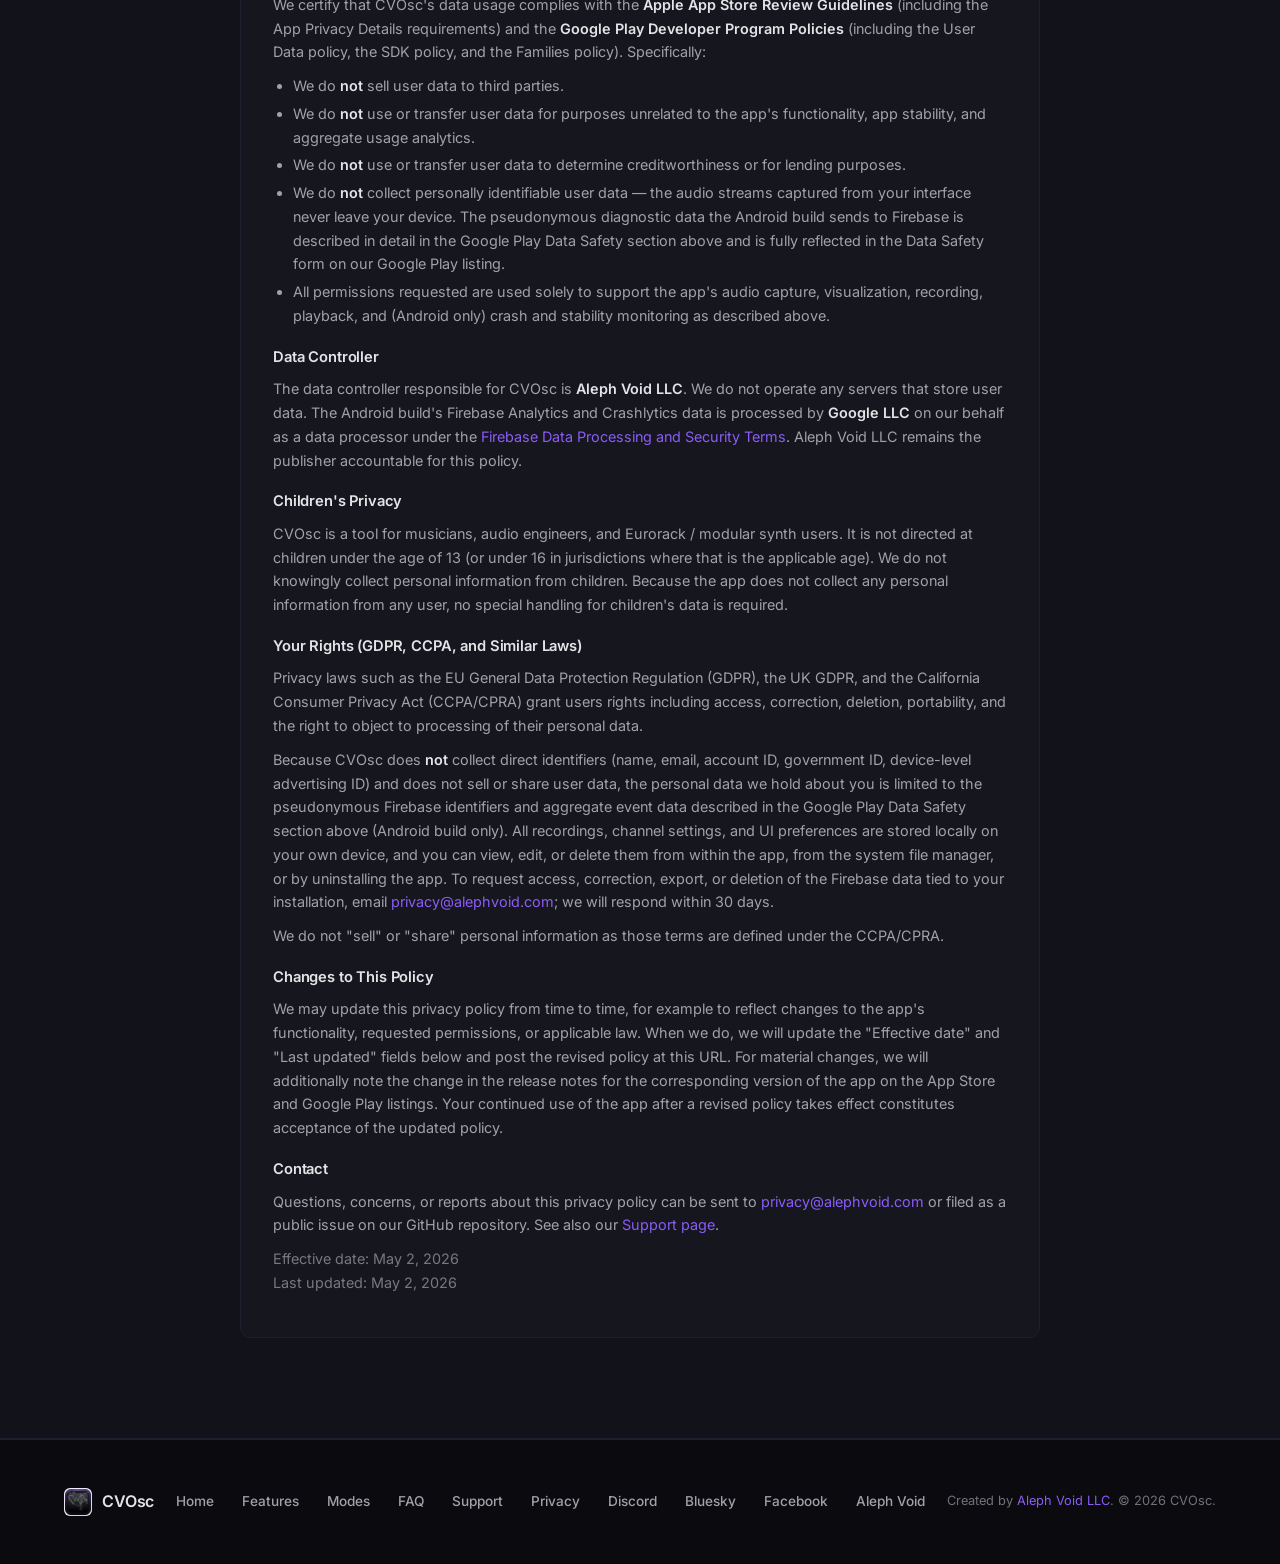
<file: privacy.html>
<!DOCTYPE html>
<html lang="en">
<head>
  <meta charset="UTF-8" />
  <meta name="viewport" content="width=device-width, initial-scale=1.0" />
  <title>Privacy Policy &mdash; CVOsc</title>
  <meta name="description" content="Privacy policy and permission justifications for the CVOsc multichannel oscilloscope app on iPadOS, iOS, and Android." />
  <link rel="icon" type="image/png" href="assets/img/app-icon.png" />

  <!-- Open Graph (Facebook, Bluesky, LinkedIn, etc.) -->
  <meta property="og:type" content="website" />
  <meta property="og:site_name" content="CVOsc" />
  <meta property="og:url" content="https://cvosc.com/privacy.html" />
  <meta property="og:title" content="Privacy Policy — CVOsc" />
  <meta property="og:description" content="Privacy policy and permission justifications for the CVOsc multichannel oscilloscope app on iPadOS, iOS, and Android." />
  <meta property="og:image" content="https://cvosc.com/assets/img/app-icon.png" />
  <meta property="og:image:type" content="image/png" />
  <meta property="og:image:width" content="256" />
  <meta property="og:image:height" content="256" />
  <meta property="og:image:alt" content="CVOsc app icon" />

  <!-- Twitter Card -->
  <meta name="twitter:card" content="summary" />
  <meta name="twitter:title" content="Privacy Policy — CVOsc" />
  <meta name="twitter:description" content="Privacy policy and permission justifications for the CVOsc multichannel oscilloscope app." />
  <meta name="twitter:image" content="https://cvosc.com/assets/img/app-icon.png" />
  <meta name="twitter:image:alt" content="CVOsc app icon" />
  <link rel="preconnect" href="https://fonts.googleapis.com" />
  <link rel="preconnect" href="https://fonts.gstatic.com" crossorigin />
  <link href="https://fonts.googleapis.com/css2?family=Inter:wght@300;400;500;600;700&family=JetBrains+Mono:wght@400;500&display=swap" rel="stylesheet" />
  <link rel="stylesheet" href="styles.css" />
</head>
<body>
  <!-- Navigation -->
  <nav id="nav">
    <div class="nav-inner">
      <a href="index.html" class="nav-brand">
        <img class="nav-logo" src="assets/img/app-icon.png" alt="CVOsc" />
        <span>CVOsc</span>
      </a>
      <div class="nav-links">
        <a href="index.html#features">Features</a>
        <a href="index.html#how-it-works">Modes</a>
        <a href="index.html#hardware">Hardware</a>
        <a href="index.html#faq">FAQ</a>
      </div>
      <div class="nav-actions">
        <a href="index.html#install" class="btn btn-sm btn-primary">Install</a>
      </div>
      <button class="mobile-menu-btn" id="mobile-menu-btn" aria-label="Menu">
        <span></span><span></span><span></span>
      </button>
    </div>
    <div class="mobile-menu" id="mobile-menu">
      <a href="index.html#features">Features</a>
      <a href="index.html#how-it-works">Modes</a>
      <a href="index.html#hardware">Hardware</a>
      <a href="index.html#faq">FAQ</a>
      <a href="index.html#install" class="btn btn-primary">Install</a>
    </div>
  </nav>

  <!-- Hero -->
  <section class="hero">
    <div class="container">
      <div class="hero-content">
        <div class="hero-badge">// Privacy Policy</div>
        <h1>Your Data Stays<br /><span class="text-gradient">On Your Device</span></h1>
        <p class="hero-subtitle">
          CVOsc, published by Aleph Void LLC ("Aleph Void," "we," "us," or "our"), does not
          collect, transmit, sell, or share any personal data tied to your identity. The
          audio you capture, your recordings, and your settings stay on your device. The
          Android build sends a limited stream of anonymous diagnostic and usage data
          through Firebase Analytics and Crashlytics so we can measure stability and
          aggregate usage &mdash; details and the Google Play Data Safety disclosure are
          below. The iOS / iPadOS build contains no analytics or crash-reporting SDKs.
        </p>
      </div>
    </div>
  </section>

  <!-- Single purpose -->
  <section class="features">
    <div class="container">
      <div class="section-header">
        <span class="section-label">// Purpose</span>
        <h2>Single <span class="text-gradient">Purpose</span></h2>
        <p>CVOsc exists for one purpose only.</p>
      </div>
      <div class="doc-card" style="max-width: 800px; margin: 0 auto;">
        <div class="doc-content">
          <p><strong>CVOsc is a multichannel oscilloscope app for inspecting, recording, and playing back Control Voltage (CV) and audio-rate signals from a USB audio interface.</strong></p>
          <p>It helps musicians, Eurorack and modular synth users, and engineers visualize signals from any DC offset enabled soundcard, detect pitch in real time, and capture recordings for later reference or playback. The app does not analyze your behavior, build a profile, or perform any activity unrelated to signal capture, visualization, and playback.</p>
        </div>
      </div>
    </div>
  </section>

  <!-- Data handling -->
  <section class="how-it-works">
    <div class="container">
      <div class="section-header">
        <span class="section-label">// Data Handling</span>
        <h2>What We <span class="text-gradient">Handle</span></h2>
        <p>What we collect, transmit, and store &mdash; in plain English.</p>
      </div>
      <div class="modes-grid">
        <div class="mode-card">
          <h3>What We Collect</h3>
          <p class="mode-desc"><strong>No personally identifiable information.</strong> CVOsc does not collect your name, email, contacts, precise location, browsing history, authentication credentials, financial data, health information, or communications. The Android build collects anonymous diagnostic and aggregate usage data via Firebase &mdash; see the Google Play Data Safety section below.</p>
        </div>
        <div class="mode-card">
          <h3>What We Transmit</h3>
          <p class="mode-desc"><strong>Audio never leaves your device.</strong> Samples captured from your interface are processed and stored locally only. The Android build transmits anonymous crash reports and aggregate usage events to Google's Firebase servers (Analytics and Crashlytics). The iOS / iPadOS build performs no network transmission for app functionality.</p>
        </div>
        <div class="mode-card">
          <h3>What We Store</h3>
          <p class="mode-desc">On your device only: your recordings (per-channel audio files and JSON sidecars), channel scaling preferences, and UI settings. This data lives in the app's sandboxed storage and is retained until you delete it from within the app or uninstall the app, at which point it is removed by the operating system.</p>
        </div>
        <div class="mode-card">
          <h3>Data Sale &amp; Sharing</h3>
          <p class="mode-desc">We do <strong>not</strong> sell user data and we do <strong>not</strong> share user data with third parties for advertising, credit assessment, or any purpose unrelated to the app. Firebase Analytics and Crashlytics data on the Android build is processed by Google acting as our service provider under the <a href="https://firebase.google.com/terms/data-processing-terms" target="_blank" rel="noopener">Firebase Data Processing and Security Terms</a>; we do not use it for advertising and we have not enabled Google Signals or ads personalization.</p>
        </div>
      </div>
    </div>
  </section>

  <!-- Permission justifications -->
  <section class="docs">
    <div class="container">
      <div class="section-header">
        <span class="section-label">// Permissions</span>
        <h2>Permission <span class="text-gradient">Justifications</span></h2>
        <p>Each permission CVOsc requests on iOS, iPadOS, and Android, and why it is required for the app to function.</p>
      </div>
      <div class="docs-grid">
        <div class="doc-card">
          <h3>Microphone / Audio Input</h3>
          <div class="doc-content">
            <p>iOS / iPadOS (<code>NSMicrophoneUsageDescription</code>) and Android (<code>android.permission.RECORD_AUDIO</code>) both group USB audio class input under the microphone permission. CVOsc requires this permission to read samples from the connected USB audio interface &mdash; that is the app's core function. It is <strong>not</strong> used for the built-in microphone in any non-obvious way; the signal chain is simply whatever audio device you have routed as input.</p>
          </div>
        </div>

        <div class="doc-card">
          <h3>USB Host (Android)</h3>
          <div class="doc-content">
            <p>Declared as <code>android.hardware.usb.host</code> (not required). Allows CVOsc to enumerate a connected USB audio class interface (a DC offset enabled soundcard). The manifest includes a <code>USB_DEVICE_ATTACHED</code> intent filter so Android can offer to open CVOsc when a supported interface is plugged in. No USB data is ever forwarded off the device.</p>
          </div>
        </div>

        <div class="doc-card">
          <h3>Local Storage</h3>
          <div class="doc-content">
            <p>Recordings and settings are written to the app's sandboxed storage &mdash; the Documents directory on iOS / iPadOS and scoped app storage on Android. No cloud storage, no shared folders, no access to other apps' data. Files remain on the device until you delete them or uninstall the app.</p>
          </div>
        </div>

        <div class="doc-card">
          <h3>In-App Purchases (Android)</h3>
          <div class="doc-content">
            <p>The Android build uses <strong>Google Play Billing</strong> to unlock two optional features: the Tuner and Record/Playback. Purchases are processed entirely by Google Play &mdash; we never see your payment information. The only thing CVOsc receives from the Billing library is a boolean indicating whether you own each product. Entitlement state is stored locally; no account is created.</p>
          </div>
        </div>

        <div class="doc-card">
          <h3>Network Access</h3>
          <div class="doc-content">
            <p><strong>CVOsc's audio engine performs no network requests.</strong> The Android build embeds three Google client libraries that talk to Google's servers on its behalf: Google Play Billing (entitlement checks), Firebase Analytics (aggregate usage), and Firebase Crashlytics (crash reports). All three use HTTPS. No remote configuration, A/B testing, advertising SDK, or third-party analytics is embedded. The iOS / iPadOS build performs no network requests at all.</p>
          </div>
        </div>

        <div class="doc-card">
          <h3>Remote Code</h3>
          <div class="doc-content">
            <p><strong>CVOsc does not execute remote code.</strong> The app contains no dynamic module loading, no remotely hosted scripts, and no runtime evaluation of downloaded payloads. All Swift and Kotlin code is bundled inside the app binary reviewed by the App Store and Google Play.</p>
          </div>
        </div>

        <div class="doc-card">
          <h3>Background Audio</h3>
          <div class="doc-content">
            <p>CVOsc uses the standard audio-session modes on each platform (<code>AVAudioSession.Mode.measurement</code> on iOS / iPadOS, <code>AudioRecord</code> / <code>AudioTrack</code> on Android) only while you have the app in the foreground and capture or playback is active. There is no background recording when the app isn't in use.</p>
          </div>
        </div>
      </div>
    </div>
  </section>

  <!-- Google Play Data Safety -->
  <section class="docs">
    <div class="container">
      <div class="section-header">
        <span class="section-label">// Google Play</span>
        <h2>Data Safety <span class="text-gradient">Disclosure</span></h2>
        <p>The data the Android build of CVOsc collects, why, and how it is handled &mdash; mirroring the Data Safety form in the Google Play Console. This section applies to the Android build only; the iOS / iPadOS build collects nothing.</p>
      </div>
      <div class="doc-card" style="max-width: 960px; margin: 0 auto;">
        <div class="doc-content">
          <h4>Data Collected</h4>
          <p>The Android build embeds <strong>Firebase Analytics</strong> and <strong>Firebase Crashlytics</strong> (Google LLC). The data types below are collected automatically by these SDKs. CVOsc does not log custom events, set user IDs, or attach user properties beyond the SDK defaults.</p>
          <div class="disclosure-wrap">
            <table class="disclosure-table">
              <thead>
                <tr>
                  <th>Data type</th>
                  <th>Category</th>
                  <th>Purpose</th>
                  <th>Required?</th>
                  <th>Source</th>
                </tr>
              </thead>
              <tbody>
                <tr>
                  <td>Crash logs</td>
                  <td>App info and performance</td>
                  <td>Analytics, App functionality</td>
                  <td>Required</td>
                  <td>Crashlytics</td>
                </tr>
                <tr>
                  <td>Diagnostics</td>
                  <td>App info and performance</td>
                  <td>Analytics, App functionality</td>
                  <td>Required</td>
                  <td>Crashlytics, Analytics</td>
                </tr>
                <tr>
                  <td>Other app performance data</td>
                  <td>App info and performance</td>
                  <td>Analytics</td>
                  <td>Required</td>
                  <td>Analytics</td>
                </tr>
                <tr>
                  <td>App interactions</td>
                  <td>App activity</td>
                  <td>Analytics</td>
                  <td>Required</td>
                  <td>Analytics (auto-collected events: <code>first_open</code>, <code>session_start</code>, <code>screen_view</code>, <code>app_update</code>)</td>
                </tr>
                <tr>
                  <td>Device or other IDs</td>
                  <td>Device or other IDs</td>
                  <td>Analytics</td>
                  <td>Required</td>
                  <td>Firebase Installation ID (Crashlytics), App Instance ID (Analytics)</td>
                </tr>
              </tbody>
            </table>
          </div>

          <h4>Data Handling</h4>
          <ul>
            <li><strong>Encryption in transit:</strong> Yes. All data sent to Firebase is transmitted over HTTPS.</li>
            <li><strong>Data sharing with third parties:</strong> No. Firebase is operated by Google LLC, which acts as our service provider / data processor under the <a href="https://firebase.google.com/terms/data-processing-terms" target="_blank" rel="noopener">Firebase Data Processing and Security Terms</a>. We do not transfer this data to any other party. Google Signals, ads personalization, and the Google Analytics for Firebase advertising features are <strong>not</strong> enabled.</li>
            <li><strong>Identifiers:</strong> The App Instance ID and Firebase Installation ID are pseudonymous identifiers generated on the device. They are not your Google account, your advertising ID, your phone number, or any other identifier you would recognise as yours. CVOsc does not request or read the Android Advertising ID.</li>
            <li><strong>IP address:</strong> Firebase uses your IP address only to derive an approximate (country-level) region for analytics; the IP itself is not retained in long-term Analytics storage. Crashlytics may retain the IP for a short window for spam protection.</li>
            <li><strong>User account:</strong> CVOsc has no sign-in. We do not collect a name, email address, password, or any other account credential.</li>
            <li><strong>Audio data:</strong> Audio captured from your USB interface is processed locally only. It is <strong>not</strong> transmitted to Firebase or anywhere else.</li>
            <li><strong>Data retention:</strong> Firebase Crashlytics retains crash data for up to 90 days. Firebase Analytics is configured with a user-data retention window of 14 months, after which records expire automatically. Aggregate reports may be retained longer but are not tied to an individual installation.</li>
            <li><strong>Data deletion request:</strong> Because we do not collect direct identifiers, we cannot look you up by name or email. You can erase your installation's pseudonymous data by uninstalling and reinstalling the app (this generates a new App Instance ID and Firebase Installation ID and orphans the previous identifiers, which then expire under the retention windows above). You can also email <a href="mailto:privacy@alephvoid.com">privacy@alephvoid.com</a> with your current App Instance ID (visible to us only via the Firebase console at the time of your request) and we will delete the matching records.</li>
            <li><strong>Opting out of analytics:</strong> You can disable Analytics collection on your device by uninstalling the app, or contact us at <a href="mailto:privacy@alephvoid.com">privacy@alephvoid.com</a> for guidance on a future in-app opt-out.</li>
          </ul>

          <h4>Data Not Collected</h4>
          <p>For clarity, the following Data Safety categories are <strong>not</strong> collected by CVOsc: personal info (name, email, phone, address, identifiers tied to a real person), financial info, health and fitness, messages, photos, videos, audio recordings (your CV/audio captures stay on your device), files and docs, calendar, contacts, web browsing history, search history, installed apps, precise location.</p>
        </div>
      </div>
    </div>
  </section>

  <!-- Compliance -->
  <section class="install">
    <div class="container">
      <div class="section-header">
        <span class="section-label">// Compliance</span>
        <h2>Developer Program Policy <span class="text-gradient">Compliance</span></h2>
        <p>Our certification under the App Store Review Guidelines and Google Play Developer Program Policies.</p>
      </div>
      <div class="doc-card" style="max-width: 800px; margin: 0 auto;">
        <div class="doc-content">
          <p>We certify that CVOsc's data usage complies with the <strong>Apple App Store Review Guidelines</strong> (including the App Privacy Details requirements) and the <strong>Google Play Developer Program Policies</strong> (including the User Data policy, the SDK policy, and the Families policy). Specifically:</p>
          <ul>
            <li>We do <strong>not</strong> sell user data to third parties.</li>
            <li>We do <strong>not</strong> use or transfer user data for purposes unrelated to the app's functionality, app stability, and aggregate usage analytics.</li>
            <li>We do <strong>not</strong> use or transfer user data to determine creditworthiness or for lending purposes.</li>
            <li>We do <strong>not</strong> collect personally identifiable user data &mdash; the audio streams captured from your interface never leave your device. The pseudonymous diagnostic data the Android build sends to Firebase is described in detail in the Google Play Data Safety section above and is fully reflected in the Data Safety form on our Google Play listing.</li>
            <li>All permissions requested are used solely to support the app's audio capture, visualization, recording, playback, and (Android only) crash and stability monitoring as described above.</li>
          </ul>

          <h4>Data Controller</h4>
          <p>The data controller responsible for CVOsc is <strong>Aleph Void LLC</strong>. We do not operate any servers that store user data. The Android build's Firebase Analytics and Crashlytics data is processed by <strong>Google LLC</strong> on our behalf as a data processor under the <a href="https://firebase.google.com/terms/data-processing-terms" target="_blank" rel="noopener">Firebase Data Processing and Security Terms</a>. Aleph Void LLC remains the publisher accountable for this policy.</p>

          <h4>Children's Privacy</h4>
          <p>CVOsc is a tool for musicians, audio engineers, and Eurorack / modular synth users. It is not directed at children under the age of 13 (or under 16 in jurisdictions where that is the applicable age). We do not knowingly collect personal information from children. Because the app does not collect any personal information from any user, no special handling for children's data is required.</p>

          <h4>Your Rights (GDPR, CCPA, and Similar Laws)</h4>
          <p>Privacy laws such as the EU General Data Protection Regulation (GDPR), the UK GDPR, and the California Consumer Privacy Act (CCPA/CPRA) grant users rights including access, correction, deletion, portability, and the right to object to processing of their personal data.</p>
          <p>Because CVOsc does <strong>not</strong> collect direct identifiers (name, email, account ID, government ID, device-level advertising ID) and does not sell or share user data, the personal data we hold about you is limited to the pseudonymous Firebase identifiers and aggregate event data described in the Google Play Data Safety section above (Android build only). All recordings, channel settings, and UI preferences are stored locally on your own device, and you can view, edit, or delete them from within the app, from the system file manager, or by uninstalling the app. To request access, correction, export, or deletion of the Firebase data tied to your installation, email <a href="mailto:privacy@alephvoid.com">privacy@alephvoid.com</a>; we will respond within 30 days.</p>
          <p>We do not "sell" or "share" personal information as those terms are defined under the CCPA/CPRA.</p>

          <h4>Changes to This Policy</h4>
          <p>We may update this privacy policy from time to time, for example to reflect changes to the app's functionality, requested permissions, or applicable law. When we do, we will update the "Effective date" and "Last updated" fields below and post the revised policy at this URL. For material changes, we will additionally note the change in the release notes for the corresponding version of the app on the App Store and Google Play listings. Your continued use of the app after a revised policy takes effect constitutes acceptance of the updated policy.</p>

          <h4>Contact</h4>
          <p>Questions, concerns, or reports about this privacy policy can be sent to <a href="mailto:privacy@alephvoid.com">privacy@alephvoid.com</a> or filed as a public issue on our GitHub repository. See also our <a href="support.html">Support page</a>.</p>
          <p style="opacity: 0.7; font-size: 0.9em;">Effective date: May 2, 2026<br />Last updated: May 2, 2026</p>
        </div>
      </div>
    </div>
  </section>

  <!-- Footer -->
  <footer class="footer">
    <div class="container">
      <div class="footer-inner">
        <div class="footer-brand">
          <img class="footer-logo" src="assets/img/app-icon.png" alt="CVOsc" />
          <span>CVOsc</span>
        </div>
        <div class="footer-links">
          <a href="index.html">Home</a>
          <a href="index.html#features">Features</a>
          <a href="index.html#how-it-works">Modes</a>
          <a href="index.html#faq">FAQ</a>
          <a href="support.html">Support</a>
          <a href="privacy.html">Privacy</a>
          <a href="https://discord.gg/vvm3Gt4x" target="_blank" rel="noopener">Discord</a>
          <a href="https://bsky.app/profile/cvosc.bsky.social" target="_blank" rel="noopener">Bluesky</a>
          <a href="https://www.facebook.com/profile.php?id=61589835001064" target="_blank" rel="noopener">Facebook</a>
          <a href="https://alephvoid.com" target="_blank" rel="noopener">Aleph Void</a>
        </div>
        <p class="footer-copy">Created by <a href="https://alephvoid.com" target="_blank" rel="noopener">Aleph Void LLC</a>. &copy; 2026 CVOsc.</p>
      </div>
    </div>
  </footer>

  <script src="main.js"></script>
</body>
</html>
</file>
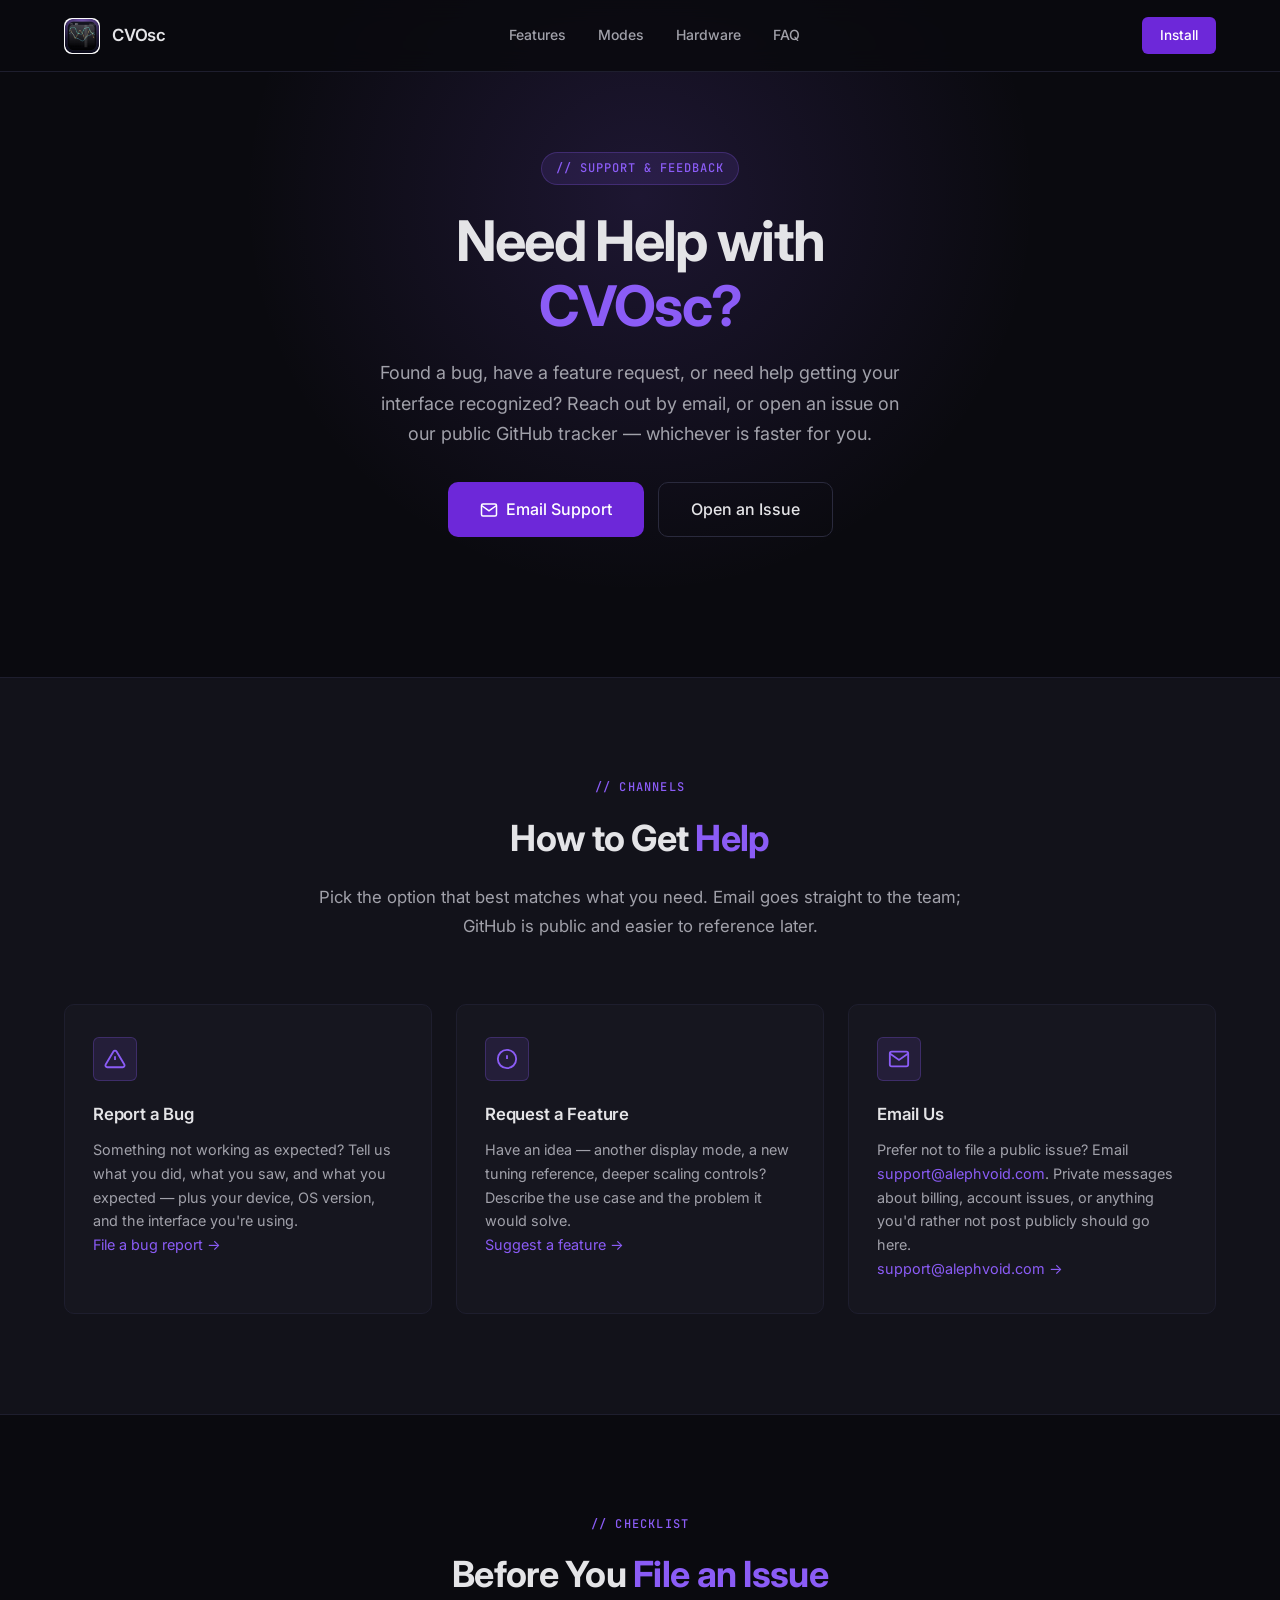
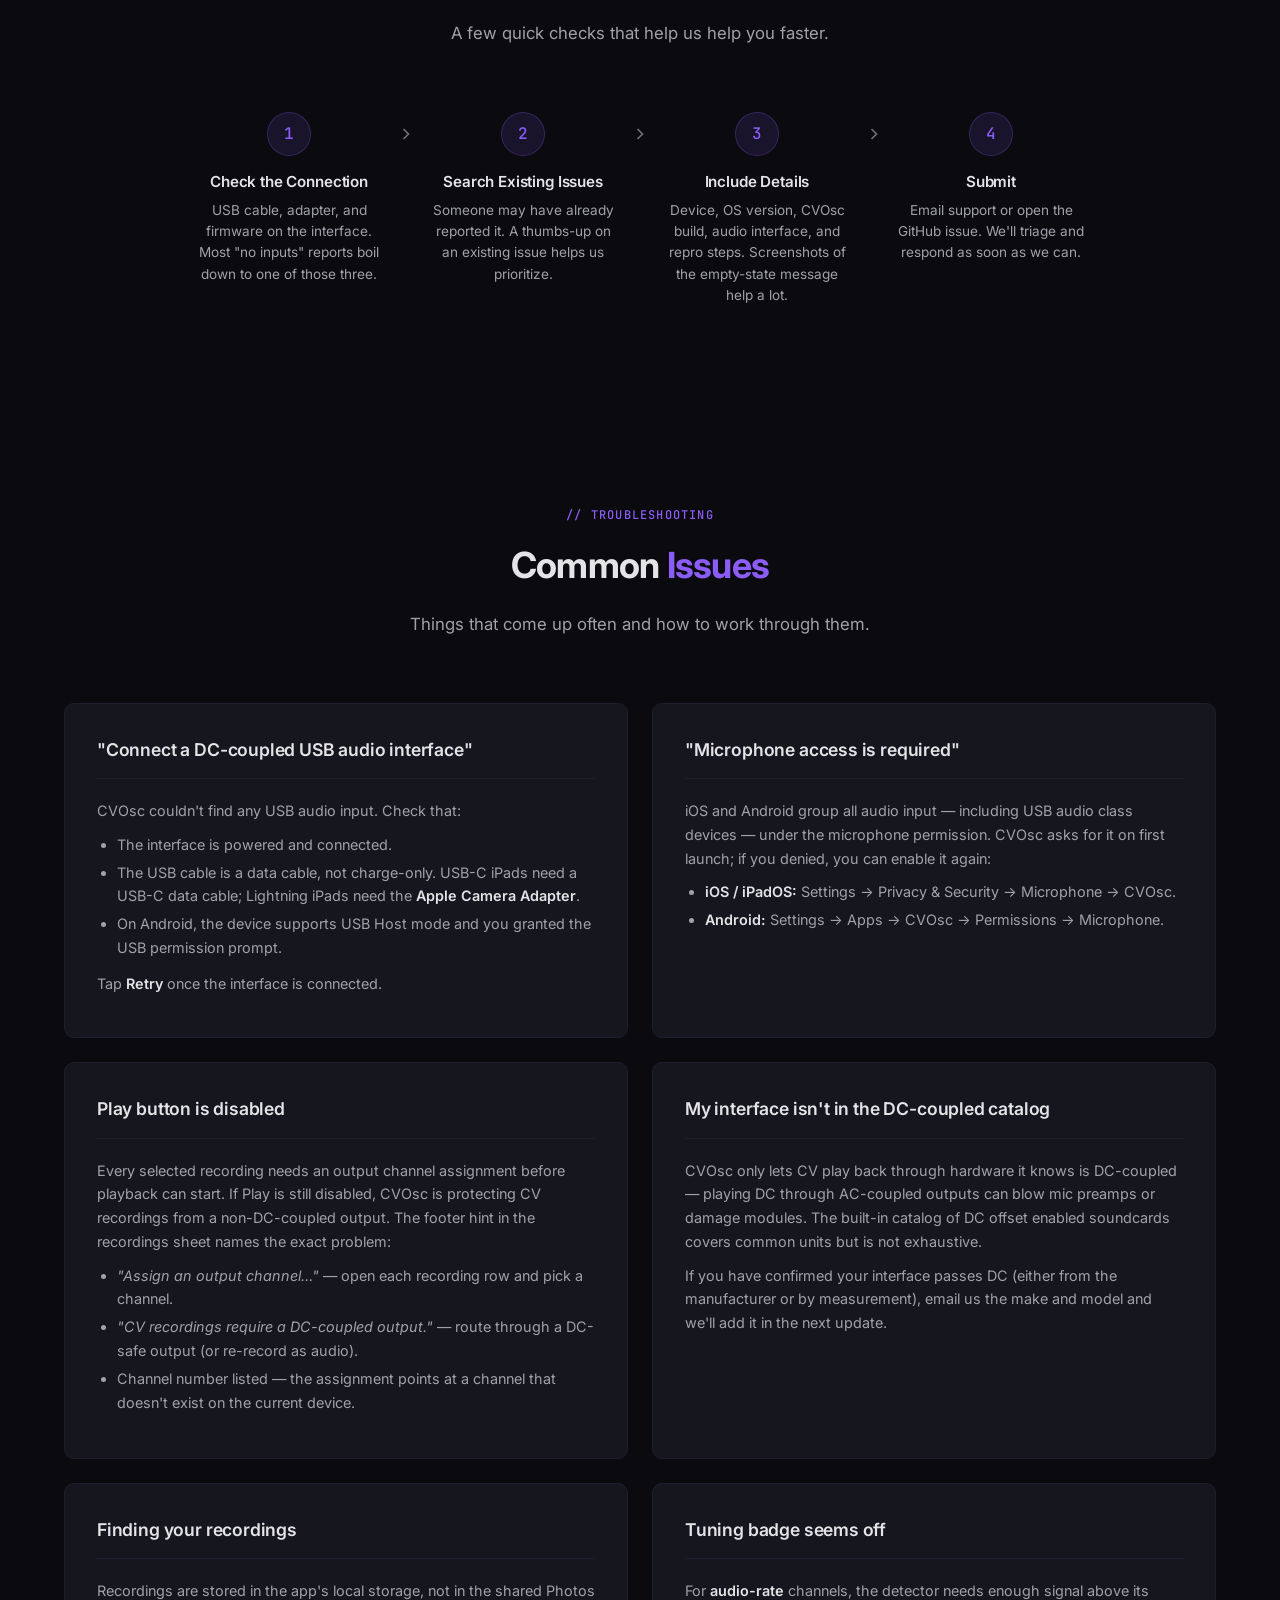
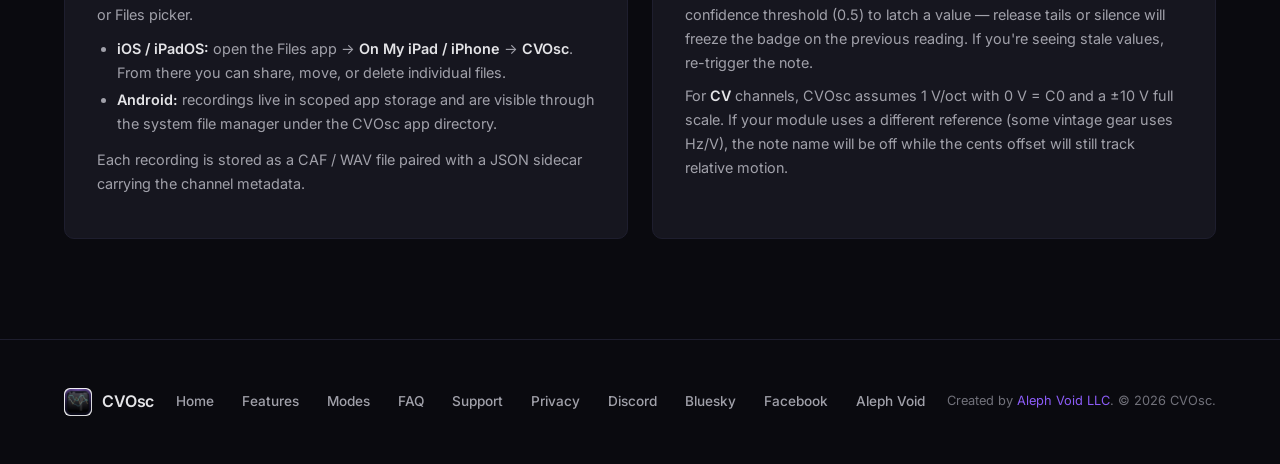
<file: support.html>
<!DOCTYPE html>
<html lang="en">
<head>
  <meta charset="UTF-8" />
  <meta name="viewport" content="width=device-width, initial-scale=1.0" />
  <title>Support &mdash; CVOsc</title>
  <meta name="description" content="Get support for CVOsc. Report bugs, request features, or ask questions about the multichannel oscilloscope for DC offset enabled soundcards." />
  <link rel="icon" type="image/png" href="assets/img/app-icon.png" />

  <!-- Open Graph (Facebook, Bluesky, LinkedIn, etc.) -->
  <meta property="og:type" content="website" />
  <meta property="og:site_name" content="CVOsc" />
  <meta property="og:url" content="https://cvosc.com/support.html" />
  <meta property="og:title" content="Support — CVOsc" />
  <meta property="og:description" content="Get support for CVOsc. Report bugs, request features, or ask questions about the multichannel oscilloscope for DC offset enabled soundcards." />
  <meta property="og:image" content="https://cvosc.com/assets/img/app-icon.png" />
  <meta property="og:image:type" content="image/png" />
  <meta property="og:image:width" content="256" />
  <meta property="og:image:height" content="256" />
  <meta property="og:image:alt" content="CVOsc app icon" />

  <!-- Twitter Card -->
  <meta name="twitter:card" content="summary" />
  <meta name="twitter:title" content="Support — CVOsc" />
  <meta name="twitter:description" content="Report bugs, request features, or ask questions about CVOsc." />
  <meta name="twitter:image" content="https://cvosc.com/assets/img/app-icon.png" />
  <meta name="twitter:image:alt" content="CVOsc app icon" />
  <link rel="preconnect" href="https://fonts.googleapis.com" />
  <link rel="preconnect" href="https://fonts.gstatic.com" crossorigin />
  <link href="https://fonts.googleapis.com/css2?family=Inter:wght@300;400;500;600;700&family=JetBrains+Mono:wght@400;500&display=swap" rel="stylesheet" />
  <link rel="stylesheet" href="styles.css" />
</head>
<body>
  <!-- Navigation -->
  <nav id="nav">
    <div class="nav-inner">
      <a href="index.html" class="nav-brand">
        <img class="nav-logo" src="assets/img/app-icon.png" alt="CVOsc" />
        <span>CVOsc</span>
      </a>
      <div class="nav-links">
        <a href="index.html#features">Features</a>
        <a href="index.html#how-it-works">Modes</a>
        <a href="index.html#hardware">Hardware</a>
        <a href="index.html#faq">FAQ</a>
      </div>
      <div class="nav-actions">
        <a href="index.html#install" class="btn btn-sm btn-primary">Install</a>
      </div>
      <button class="mobile-menu-btn" id="mobile-menu-btn" aria-label="Menu">
        <span></span><span></span><span></span>
      </button>
    </div>
    <div class="mobile-menu" id="mobile-menu">
      <a href="index.html#features">Features</a>
      <a href="index.html#how-it-works">Modes</a>
      <a href="index.html#hardware">Hardware</a>
      <a href="index.html#faq">FAQ</a>
      <a href="index.html#install" class="btn btn-primary">Install</a>
    </div>
  </nav>

  <!-- Hero -->
  <section class="hero">
    <div class="container">
      <div class="hero-content">
        <div class="hero-badge">// Support &amp; Feedback</div>
        <h1>Need Help with<br /><span class="text-gradient">CVOsc?</span></h1>
        <p class="hero-subtitle">
          Found a bug, have a feature request, or need help getting your interface recognized?
          Reach out by email, or open an issue on our public GitHub tracker &mdash; whichever is
          faster for you.
        </p>
        <div class="hero-actions">
          <a href="mailto:support@alephvoid.com?subject=CVOsc%20support" class="btn btn-primary btn-lg">
            <svg viewBox="0 0 24 24" fill="none" stroke="currentColor" stroke-width="2" class="btn-icon"><path d="M4 4h16c1.1 0 2 .9 2 2v12c0 1.1-.9 2-2 2H4c-1.1 0-2-.9-2-2V6c0-1.1.9-2 2-2z"/><polyline points="22,6 12,13 2,6"/></svg>
            Email Support
          </a>
          <a href="https://github.com/aleph-void/cvosc.com/issues/new" class="btn btn-outline btn-lg" target="_blank" rel="noopener">Open an Issue</a>
        </div>
      </div>
    </div>
  </section>

  <!-- Support channels -->
  <section class="features">
    <div class="container">
      <div class="section-header">
        <span class="section-label">// Channels</span>
        <h2>How to Get <span class="text-gradient">Help</span></h2>
        <p>Pick the option that best matches what you need. Email goes straight to the team; GitHub is public and easier to reference later.</p>
      </div>
      <div class="feature-grid">
        <div class="feature-card">
          <div class="feature-icon">
            <svg viewBox="0 0 24 24" fill="none" stroke="currentColor" stroke-width="2"><path d="M10.29 3.86L1.82 18a2 2 0 0 0 1.71 3h16.94a2 2 0 0 0 1.71-3L13.71 3.86a2 2 0 0 0-3.42 0z"/><line x1="12" y1="9" x2="12" y2="13"/><line x1="12" y1="17" x2="12.01" y2="17"/></svg>
          </div>
          <h3>Report a Bug</h3>
          <p>Something not working as expected? Tell us what you did, what you saw, and what you expected &mdash; plus your device, OS version, and the interface you're using.</p>
          <p><a href="https://github.com/aleph-void/cvosc.com/issues/new?labels=bug" target="_blank" rel="noopener">File a bug report &rarr;</a></p>
        </div>
        <div class="feature-card">
          <div class="feature-icon">
            <svg viewBox="0 0 24 24" fill="none" stroke="currentColor" stroke-width="2"><circle cx="12" cy="12" r="10"/><line x1="12" y1="8" x2="12" y2="12"/><line x1="12" y1="16" x2="12.01" y2="16"/></svg>
          </div>
          <h3>Request a Feature</h3>
          <p>Have an idea &mdash; another display mode, a new tuning reference, deeper scaling controls? Describe the use case and the problem it would solve.</p>
          <p><a href="https://github.com/aleph-void/cvosc.com/issues/new?labels=enhancement" target="_blank" rel="noopener">Suggest a feature &rarr;</a></p>
        </div>
        <div class="feature-card">
          <div class="feature-icon">
            <svg viewBox="0 0 24 24" fill="none" stroke="currentColor" stroke-width="2"><path d="M4 4h16c1.1 0 2 .9 2 2v12c0 1.1-.9 2-2 2H4c-1.1 0-2-.9-2-2V6c0-1.1.9-2 2-2z"/><polyline points="22,6 12,13 2,6"/></svg>
          </div>
          <h3>Email Us</h3>
          <p>Prefer not to file a public issue? Email <a href="mailto:support@alephvoid.com">support@alephvoid.com</a>. Private messages about billing, account issues, or anything you'd rather not post publicly should go here.</p>
          <p><a href="mailto:support@alephvoid.com?subject=CVOsc%20support">support@alephvoid.com &rarr;</a></p>
        </div>
      </div>
    </div>
  </section>

  <!-- Before you file -->
  <section class="how-it-works">
    <div class="container">
      <div class="section-header">
        <span class="section-label">// Checklist</span>
        <h2>Before You <span class="text-gradient">File an Issue</span></h2>
        <p>A few quick checks that help us help you faster.</p>
      </div>
      <div class="workflow-steps">
        <div class="steps">
          <div class="step">
            <div class="step-num">1</div>
            <div class="step-content">
              <h4>Check the Connection</h4>
              <p>USB cable, adapter, and firmware on the interface. Most "no inputs" reports boil down to one of those three.</p>
            </div>
          </div>
          <div class="step-arrow">
            <svg viewBox="0 0 24 24" fill="none" stroke="currentColor" stroke-width="2"><polyline points="9 18 15 12 9 6"/></svg>
          </div>
          <div class="step">
            <div class="step-num">2</div>
            <div class="step-content">
              <h4>Search Existing Issues</h4>
              <p>Someone may have already reported it. A thumbs-up on an existing issue helps us prioritize.</p>
            </div>
          </div>
          <div class="step-arrow">
            <svg viewBox="0 0 24 24" fill="none" stroke="currentColor" stroke-width="2"><polyline points="9 18 15 12 9 6"/></svg>
          </div>
          <div class="step">
            <div class="step-num">3</div>
            <div class="step-content">
              <h4>Include Details</h4>
              <p>Device, OS version, CVOsc build, audio interface, and repro steps. Screenshots of the empty-state message help a lot.</p>
            </div>
          </div>
          <div class="step-arrow">
            <svg viewBox="0 0 24 24" fill="none" stroke="currentColor" stroke-width="2"><polyline points="9 18 15 12 9 6"/></svg>
          </div>
          <div class="step">
            <div class="step-num">4</div>
            <div class="step-content">
              <h4>Submit</h4>
              <p>Email support or open the GitHub issue. We'll triage and respond as soon as we can.</p>
            </div>
          </div>
        </div>
      </div>
    </div>
  </section>

  <!-- Troubleshooting -->
  <section class="docs">
    <div class="container">
      <div class="section-header">
        <span class="section-label">// Troubleshooting</span>
        <h2>Common <span class="text-gradient">Issues</span></h2>
        <p>Things that come up often and how to work through them.</p>
      </div>
      <div class="docs-grid">
        <div class="doc-card">
          <h3>"Connect a DC-coupled USB audio interface"</h3>
          <div class="doc-content">
            <p>CVOsc couldn't find any USB audio input. Check that:</p>
            <ul>
              <li>The interface is powered and connected.</li>
              <li>The USB cable is a data cable, not charge-only. USB-C iPads need a USB-C data cable; Lightning iPads need the <strong>Apple Camera Adapter</strong>.</li>
              <li>On Android, the device supports USB Host mode and you granted the USB permission prompt.</li>
            </ul>
            <p>Tap <strong>Retry</strong> once the interface is connected.</p>
          </div>
        </div>

        <div class="doc-card">
          <h3>"Microphone access is required"</h3>
          <div class="doc-content">
            <p>iOS and Android group all audio input &mdash; including USB audio class devices &mdash; under the microphone permission. CVOsc asks for it on first launch; if you denied, you can enable it again:</p>
            <ul>
              <li><strong>iOS / iPadOS:</strong> Settings &rarr; Privacy &amp; Security &rarr; Microphone &rarr; CVOsc.</li>
              <li><strong>Android:</strong> Settings &rarr; Apps &rarr; CVOsc &rarr; Permissions &rarr; Microphone.</li>
            </ul>
          </div>
        </div>

        <div class="doc-card">
          <h3>Play button is disabled</h3>
          <div class="doc-content">
            <p>Every selected recording needs an output channel assignment before playback can start. If Play is still disabled, CVOsc is protecting CV recordings from a non-DC-coupled output. The footer hint in the recordings sheet names the exact problem:</p>
            <ul>
              <li><em>"Assign an output channel&hellip;"</em> &mdash; open each recording row and pick a channel.</li>
              <li><em>"CV recordings require a DC-coupled output."</em> &mdash; route through a DC-safe output (or re-record as audio).</li>
              <li>Channel number listed &mdash; the assignment points at a channel that doesn't exist on the current device.</li>
            </ul>
          </div>
        </div>

        <div class="doc-card">
          <h3>My interface isn't in the DC-coupled catalog</h3>
          <div class="doc-content">
            <p>CVOsc only lets CV play back through hardware it knows is DC-coupled &mdash; playing DC through AC-coupled outputs can blow mic preamps or damage modules. The built-in catalog of DC offset enabled soundcards covers common units but is not exhaustive.</p>
            <p>If you have confirmed your interface passes DC (either from the manufacturer or by measurement), email us the make and model and we'll add it in the next update.</p>
          </div>
        </div>

        <div class="doc-card">
          <h3>Finding your recordings</h3>
          <div class="doc-content">
            <p>Recordings are stored in the app's local storage, not in the shared Photos or Files picker.</p>
            <ul>
              <li><strong>iOS / iPadOS:</strong> open the Files app &rarr; <strong>On My iPad / iPhone</strong> &rarr; <strong>CVOsc</strong>. From there you can share, move, or delete individual files.</li>
              <li><strong>Android:</strong> recordings live in scoped app storage and are visible through the system file manager under the CVOsc app directory.</li>
            </ul>
            <p>Each recording is stored as a CAF / WAV file paired with a JSON sidecar carrying the channel metadata.</p>
          </div>
        </div>

        <div class="doc-card">
          <h3>Tuning badge seems off</h3>
          <div class="doc-content">
            <p>For <strong>audio-rate</strong> channels, the detector needs enough signal above its confidence threshold (0.5) to latch a value &mdash; release tails or silence will freeze the badge on the previous reading. If you're seeing stale values, re-trigger the note.</p>
            <p>For <strong>CV</strong> channels, CVOsc assumes 1&nbsp;V/oct with 0&nbsp;V = C0 and a &plusmn;10&nbsp;V full scale. If your module uses a different reference (some vintage gear uses Hz/V), the note name will be off while the cents offset will still track relative motion.</p>
          </div>
        </div>
      </div>
    </div>
  </section>

  <!-- Footer -->
  <footer class="footer">
    <div class="container">
      <div class="footer-inner">
        <div class="footer-brand">
          <img class="footer-logo" src="assets/img/app-icon.png" alt="CVOsc" />
          <span>CVOsc</span>
        </div>
        <div class="footer-links">
          <a href="index.html">Home</a>
          <a href="index.html#features">Features</a>
          <a href="index.html#how-it-works">Modes</a>
          <a href="index.html#faq">FAQ</a>
          <a href="support.html">Support</a>
          <a href="privacy.html">Privacy</a>
          <a href="https://discord.gg/vvm3Gt4x" target="_blank" rel="noopener">Discord</a>
          <a href="https://bsky.app/profile/cvosc.bsky.social" target="_blank" rel="noopener">Bluesky</a>
          <a href="https://www.facebook.com/profile.php?id=61589835001064" target="_blank" rel="noopener">Facebook</a>
          <a href="https://alephvoid.com" target="_blank" rel="noopener">Aleph Void</a>
        </div>
        <p class="footer-copy">Created by <a href="https://alephvoid.com" target="_blank" rel="noopener">Aleph Void LLC</a>. &copy; 2026 CVOsc.</p>
      </div>
    </div>
  </footer>

  <script src="main.js"></script>
</body>
</html>
</file>
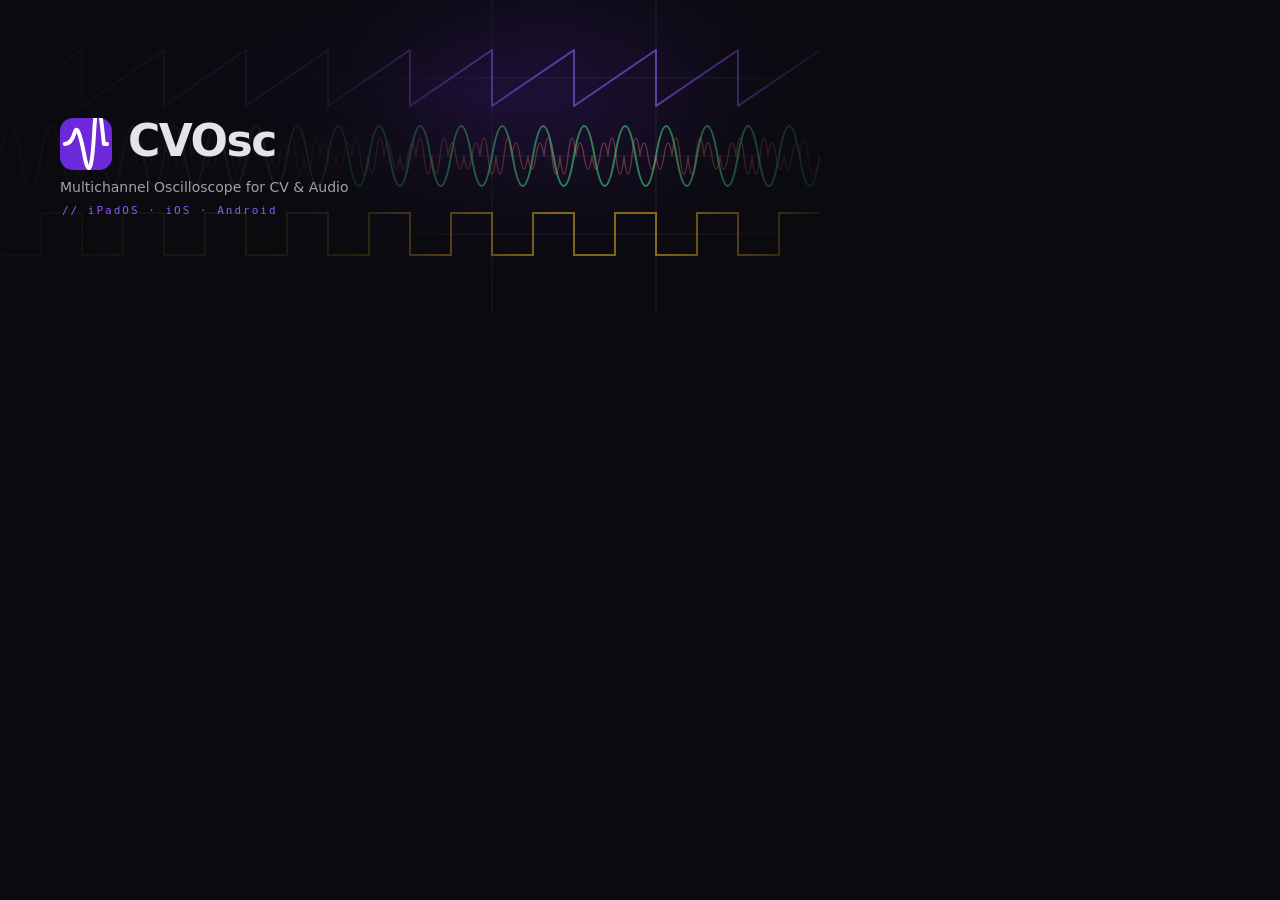
<file: assets/html/fb-cover.html>
<!DOCTYPE html>
<html>
<head>
<meta charset="UTF-8">
<style>
html, body {
  margin: 0; padding: 0;
  width: 820px; height: 312px;
  overflow: hidden; background: #0a0a0f;
}
</style>
</head>
<body>
<svg xmlns="http://www.w3.org/2000/svg" width="820" height="312" viewBox="0 0 820 312">
  <defs>
    <radialGradient id="pg" cx="55%" cy="30%" r="65%">
      <stop offset="0%" stop-color="#6d28d9" stop-opacity="0.28"/>
      <stop offset="100%" stop-color="#0a0a0f" stop-opacity="0"/>
    </radialGradient>
    <linearGradient id="lf" x1="0" y1="0" x2="1" y2="0">
      <stop offset="0%"   stop-color="#0a0a0f" stop-opacity="0.95"/>
      <stop offset="42%"  stop-color="#0a0a0f" stop-opacity="0.80"/>
      <stop offset="68%"  stop-color="#0a0a0f" stop-opacity="0"/>
    </linearGradient>
    <linearGradient id="rf" x1="0" y1="0" x2="1" y2="0">
      <stop offset="80%"  stop-color="#0a0a0f" stop-opacity="0"/>
      <stop offset="100%" stop-color="#0a0a0f" stop-opacity="0.85"/>
    </linearGradient>
  </defs>

  <!-- Background -->
  <rect width="820" height="312" fill="#0a0a0f"/>

  <!-- Oscilloscope grid -->
  <g stroke="#1e1e2e" stroke-width="1">
    <line x1="0"   y1="78"  x2="820" y2="78"/>
    <line x1="0"   y1="156" x2="820" y2="156"/>
    <line x1="0"   y1="234" x2="820" y2="234"/>
    <line x1="164" y1="0"   x2="164" y2="312"/>
    <line x1="328" y1="0"   x2="328" y2="312"/>
    <line x1="492" y1="0"   x2="492" y2="312"/>
    <line x1="656" y1="0"   x2="656" y2="312"/>
  </g>

  <!-- Purple radial glow -->
  <rect width="820" height="312" fill="url(#pg)"/>

  <!-- CH1: Sawtooth (purple) — centered at y=78, amplitude ±28px -->
  <polyline fill="none" stroke="#8b5cf6" stroke-width="2" stroke-linecap="round" stroke-linejoin="round" opacity="0.6"
    points="0,106 82,50 82,106 164,50 164,106 246,50 246,106 328,50 328,106 410,50 410,106 492,50 492,106 574,50 574,106 656,50 656,106 738,50 738,106 820,50"/>

  <!-- CH2: Sine (green) — centered at y=156, amplitude ±30px (control at y=96) -->
  <path fill="none" stroke="#4ade80" stroke-width="2" opacity="0.55"
    d="M0,156 Q10.25,96 20.5,156
       T41,156 T61.5,156 T82,156 T102.5,156 T123,156 T143.5,156 T164,156
       T184.5,156 T205,156 T225.5,156 T246,156 T266.5,156 T287,156 T307.5,156
       T328,156 T348.5,156 T369,156 T389.5,156 T410,156 T430.5,156 T451,156
       T471.5,156 T492,156 T512.5,156 T533,156 T553.5,156 T574,156 T594.5,156
       T615,156 T635.5,156 T656,156 T676.5,156 T697,156 T717.5,156 T738,156
       T758.5,156 T779,156 T799.5,156 T820,156"/>

  <!-- CH3: Square (amber) — centered at y=234, amplitude ±21px, period 82px -->
  <polyline fill="none" stroke="#fbbf24" stroke-width="2" stroke-linecap="square" opacity="0.5"
    points="0,255 41,255 41,213 82,213 82,255 123,255 123,213 164,213 164,255
            205,255 205,213 246,213 246,255 287,255 287,213 328,213 328,255
            369,255 369,213 410,213 410,255 451,255 451,213 492,213 492,255
            533,255 533,213 574,213 574,255 615,255 615,213 656,213 656,255
            697,255 697,213 738,213 738,255 779,255 779,213 820,213"/>

  <!-- CH4: Harmonic (red) — a compressed complex wave -->
  <path fill="none" stroke="#f87171" stroke-width="1.5" opacity="0.35"
    d="M0,156
       Q4,130 8,156 T16,156 Q20,182 24,156 T32,156
       Q36,120 40,156 T48,156 Q52,192 56,156 T64,156
       Q68,130 72,156 T80,156 Q84,182 88,156 T96,156
       Q100,120 104,156 T112,156 Q116,192 120,156 T128,156
       Q132,130 136,156 T144,156 Q148,182 152,156 T160,156
       Q164,120 168,156 T176,156 Q180,192 184,156 T192,156
       Q196,130 200,156 T208,156 Q212,182 216,156 T224,156
       Q228,120 232,156 T240,156 Q244,192 248,156 T256,156
       Q260,130 264,156 T272,156 Q276,182 280,156 T288,156
       Q292,120 296,156 T304,156 Q308,192 312,156 T320,156
       Q324,130 328,156 T336,156 Q340,182 344,156 T352,156
       Q356,120 360,156 T368,156 Q372,192 376,156 T384,156
       Q388,130 392,156 T400,156 Q404,182 408,156 T416,156
       Q420,120 424,156 T432,156 Q436,192 440,156 T448,156
       Q452,130 456,156 T464,156 Q468,182 472,156 T480,156
       Q484,120 488,156 T496,156 Q500,192 504,156 T512,156
       Q516,130 520,156 T528,156 Q532,182 536,156 T544,156
       Q548,120 552,156 T560,156 Q564,192 568,156 T576,156
       Q580,130 584,156 T592,156 Q596,182 600,156 T608,156
       Q612,120 616,156 T624,156 Q628,192 632,156 T640,156
       Q644,130 648,156 T656,156 Q660,182 664,156 T672,156
       Q676,120 680,156 T688,156 Q692,192 696,156 T704,156
       Q708,130 712,156 T720,156 Q724,182 728,156 T736,156
       Q740,120 744,156 T752,156 Q756,192 760,156 T768,156
       Q772,130 776,156 T784,156 Q788,182 792,156 T800,156
       Q804,120 808,156 T820,156"/>

  <!-- Left-side dark overlay (text readability) -->
  <rect width="820" height="312" fill="url(#lf)"/>

  <!-- Right-edge dark fade -->
  <rect width="820" height="312" fill="url(#rf)"/>

  <!-- CVOsc Logo icon (52×52) at (60, 118) -->
  <g transform="translate(60,118)">
    <rect width="52" height="52" rx="13" fill="#6d28d9"/>
    <svg viewBox="0 0 32 32" width="52" height="52">
      <path d="M3 16 Q7 16 9 9 T15 23 T21 9 T27 16 L29 16"
            fill="none" stroke="#fff" stroke-width="2.4"
            stroke-linecap="round" stroke-linejoin="round"/>
    </svg>
  </g>

  <!-- "CVOsc" title -->
  <text x="128" y="156"
        font-family="'Ubuntu Sans', Ubuntu, 'DejaVu Sans', sans-serif"
        font-size="44" font-weight="700" fill="#e4e4e7" letter-spacing="-1.5">CVOsc</text>

  <!-- Tagline -->
  <text x="60" y="192"
        font-family="'Ubuntu Sans', Ubuntu, 'DejaVu Sans', sans-serif"
        font-size="14" font-weight="400" fill="#a1a1aa">Multichannel Oscilloscope for CV &amp; Audio</text>

  <!-- Platform monospace label -->
  <text x="62" y="214"
        font-family="'Ubuntu Mono', 'DejaVu Sans Mono', monospace"
        font-size="11" fill="#8b5cf6" letter-spacing="2">// iPadOS · iOS · Android</text>
</svg>
</body>
</html>
</file>
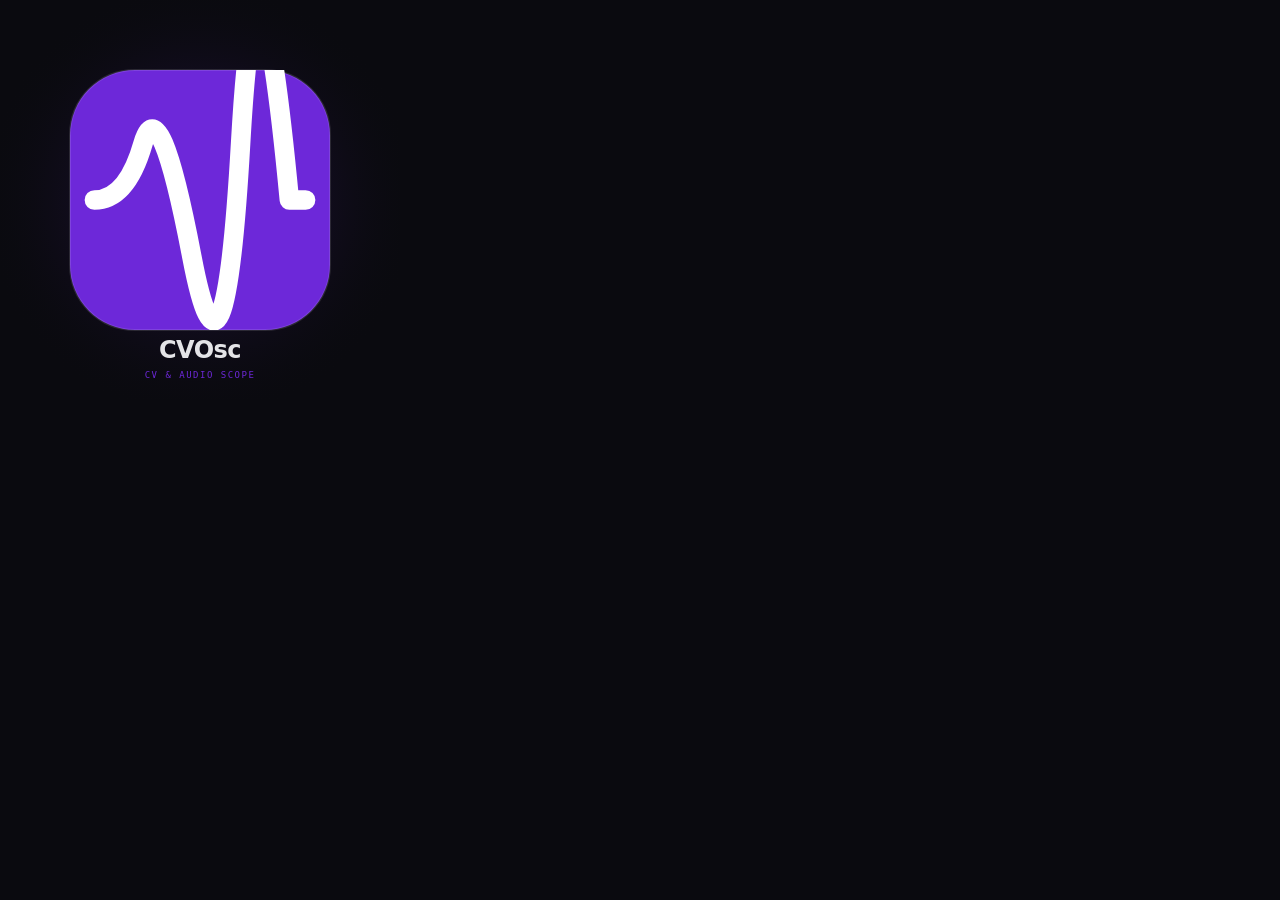
<file: assets/html/fb-profile.html>
<!DOCTYPE html>
<html>
<head>
<meta charset="UTF-8">
<style>
html, body {
  margin: 0; padding: 0;
  width: 400px; height: 400px;
  overflow: hidden; background: #0a0a0f;
}
</style>
</head>
<body>
<svg xmlns="http://www.w3.org/2000/svg" width="400" height="400" viewBox="0 0 400 400">
  <defs>
    <radialGradient id="pg" cx="50%" cy="50%" r="55%">
      <stop offset="0%"   stop-color="#6d28d9" stop-opacity="0.35"/>
      <stop offset="100%" stop-color="#0a0a0f" stop-opacity="0"/>
    </radialGradient>
  </defs>

  <!-- Background -->
  <rect width="400" height="400" fill="#0a0a0f"/>

  <!-- Radial purple glow -->
  <rect width="400" height="400" fill="url(#pg)"/>

  <!-- CVOsc Logo icon (260×260) centered at (70, 70) -->
  <g transform="translate(70,70)">
    <rect width="260" height="260" rx="65" fill="#6d28d9"/>
    <!-- Inner highlight ring (top edge subtle) -->
    <rect width="260" height="260" rx="65" fill="none"
          stroke="rgba(255,255,255,0.12)" stroke-width="2"/>
    <!-- Waveform path from original 32×32 viewBox scaled to 260×260 -->
    <svg viewBox="0 0 32 32" width="260" height="260">
      <path d="M3 16 Q7 16 9 9 T15 23 T21 9 T27 16 L29 16"
            fill="none" stroke="#fff" stroke-width="2.4"
            stroke-linecap="round" stroke-linejoin="round"/>
    </svg>
  </g>

  <!-- "CVOsc" text below the icon -->
  <text x="200" y="358"
        font-family="'Ubuntu Sans', Ubuntu, 'DejaVu Sans', sans-serif"
        font-size="24" font-weight="700" fill="#e4e4e7"
        text-anchor="middle" letter-spacing="-0.5">CVOsc</text>

  <!-- Tiny monospace subtitle -->
  <text x="200" y="378"
        font-family="'Ubuntu Mono', 'DejaVu Sans Mono', monospace"
        font-size="9" fill="#6d28d9"
        text-anchor="middle" letter-spacing="1.5">CV &amp; AUDIO SCOPE</text>
</svg>
</body>
</html>
</file>
<file: styles.css>
/* ===== Design Tokens (Aleph Void palette, dark-only) ===== */
:root {
  --color-bg: #0a0a0f;
  --color-bg-alt: #12121a;
  --color-bg-card: #16161f;
  --color-surface: #1a1a24;
  --color-border: #1e1e2e;
  --color-border-strong: #2a2a3d;
  --color-text: #e4e4e7;
  --color-text-secondary: #a1a1aa;
  --color-text-muted: #71717a;
  --color-accent: #6d28d9;
  --color-accent-light: #8b5cf6;
  --color-accent-hover: #7c3aed;
  --color-accent-soft: rgba(139, 92, 246, 0.12);
  --color-accent-glow: rgba(139, 92, 246, 0.15);
  --color-accent-border: rgba(139, 92, 246, 0.25);
  --color-success: #4ade80;
  --color-warn: #fbbf24;
  --color-error: #f87171;
  --shadow-sm: 0 1px 2px rgba(0,0,0,.3);
  --shadow-md: 0 4px 12px rgba(0,0,0,.4);
  --shadow-lg: 0 12px 40px rgba(0,0,0,.5);
  --shadow-xl: 0 20px 60px rgba(0,0,0,.6);
  --shadow-glow: 0 0 40px rgba(139, 92, 246, 0.15);
  --radius-sm: 6px;
  --radius-md: 10px;
  --radius-lg: 16px;
  --radius-xl: 24px;
  --font-sans: 'Inter', -apple-system, BlinkMacSystemFont, 'Segoe UI', sans-serif;
  --font-mono: 'JetBrains Mono', 'Fira Code', monospace;
  --nav-height: 72px;
}

/* ===== Reset & Base ===== */
*, *::before, *::after {
  box-sizing: border-box;
  margin: 0;
  padding: 0;
}

html {
  scroll-behavior: smooth;
  scroll-padding-top: calc(var(--nav-height) + 24px);
}

body {
  font-family: var(--font-sans);
  background: var(--color-bg);
  color: var(--color-text);
  line-height: 1.6;
  -webkit-font-smoothing: antialiased;
  -moz-osx-font-smoothing: grayscale;
  overflow-x: hidden;
}

.container {
  max-width: 1200px;
  margin: 0 auto;
  padding: 0 24px;
}

a {
  color: var(--color-accent-light);
  text-decoration: none;
  transition: color .15s;
}
a:hover { color: #a78bfa; }

code {
  font-family: var(--font-mono);
  font-size: .88em;
  background: var(--color-surface);
  border: 1px solid var(--color-border);
  color: var(--color-accent-light);
  padding: 2px 7px;
  border-radius: 4px;
}

/* ===== Buttons ===== */
.btn {
  display: inline-flex;
  align-items: center;
  gap: 8px;
  padding: 12px 24px;
  border-radius: var(--radius-sm);
  font-weight: 500;
  font-size: .95rem;
  cursor: pointer;
  transition: all .2s;
  border: none;
  text-decoration: none;
}
.btn-primary {
  background: var(--color-accent);
  color: #fff;
}
.btn-primary:hover {
  background: var(--color-accent-light);
  color: #fff;
  transform: translateY(-1px);
}
.btn-outline {
  background: transparent;
  color: var(--color-text);
  border: 1px solid var(--color-border-strong);
}
.btn-outline:hover {
  border-color: var(--color-accent);
  color: var(--color-accent-light);
}
.btn-lg {
  padding: 14px 32px;
  font-size: 1rem;
  border-radius: var(--radius-md);
}
.btn-sm {
  padding: 8px 18px;
  font-size: .85rem;
}
.btn-icon {
  width: 18px;
  height: 18px;
}

/* ===== Navigation ===== */
#nav {
  position: fixed;
  top: 0;
  left: 0;
  right: 0;
  height: var(--nav-height);
  background: rgba(10, 10, 15, 0.85);
  backdrop-filter: blur(12px);
  -webkit-backdrop-filter: blur(12px);
  border-bottom: 1px solid var(--color-border);
  z-index: 100;
  transition: background .2s;
}
.nav-inner {
  max-width: 1200px;
  margin: 0 auto;
  padding: 0 24px;
  height: 100%;
  display: flex;
  align-items: center;
  justify-content: space-between;
}
.nav-brand {
  display: flex;
  align-items: center;
  gap: 12px;
  font-weight: 600;
  font-size: 1.05rem;
  letter-spacing: -0.01em;
  color: var(--color-text);
}
.nav-brand:hover { color: var(--color-text); }
.nav-logo {
  width: 36px;
  height: 36px;
  border-radius: 8px;
  object-fit: cover;
}
.nav-links {
  display: flex;
  gap: 32px;
}
.nav-links a {
  color: var(--color-text-secondary);
  font-size: .875rem;
  font-weight: 500;
  transition: color .15s;
}
.nav-links a:hover {
  color: var(--color-text);
}
.nav-actions {
  display: flex;
  align-items: center;
  gap: 12px;
}

.mobile-menu-btn {
  display: none;
  flex-direction: column;
  gap: 5px;
  border: none;
  background: none;
  cursor: pointer;
  padding: 4px;
}
.mobile-menu-btn span {
  display: block;
  width: 22px;
  height: 2px;
  background: var(--color-text);
  border-radius: 2px;
  transition: all .2s;
}
.mobile-menu {
  display: none;
  flex-direction: column;
  gap: 4px;
  padding: 12px 24px 20px;
  background: var(--color-bg);
  border-bottom: 1px solid var(--color-border);
}
.mobile-menu a {
  color: var(--color-text-secondary);
  font-size: .95rem;
  font-weight: 500;
  padding: 10px 0;
}
.mobile-menu.open { display: flex; }

/* ===== Hero ===== */
.hero {
  padding: calc(var(--nav-height) + 80px) 0 100px;
  position: relative;
  overflow: hidden;
}
.hero::before {
  content: '';
  position: absolute;
  top: -30%;
  left: 50%;
  transform: translateX(-50%);
  width: 800px;
  height: 800px;
  background: radial-gradient(circle, var(--color-accent-glow) 0%, transparent 70%);
  pointer-events: none;
  z-index: 0;
}
.hero .container {
  display: grid;
  grid-template-columns: 1fr 1fr;
  gap: 64px;
  align-items: center;
  position: relative;
  z-index: 1;
}
.hero-badge {
  display: inline-flex;
  align-items: center;
  padding: 6px 14px;
  background: var(--color-accent-soft);
  color: var(--color-accent-light);
  font-family: var(--font-mono);
  font-size: .75rem;
  font-weight: 500;
  text-transform: uppercase;
  letter-spacing: .08em;
  border: 1px solid var(--color-accent-border);
  border-radius: 100px;
  margin-bottom: 24px;
}
.hero h1 {
  font-size: clamp(2.25rem, 5vw, 3.5rem);
  font-weight: 700;
  line-height: 1.15;
  letter-spacing: -.03em;
  margin-bottom: 20px;
}
.text-gradient {
  color: var(--color-accent-light);
}
.hero-subtitle {
  font-size: 1.125rem;
  color: var(--color-text-secondary);
  max-width: 540px;
  margin-bottom: 32px;
  line-height: 1.7;
}
.hero-actions {
  display: flex;
  gap: 14px;
  margin-bottom: 40px;
  flex-wrap: wrap;
}
.hero-platforms {
  display: flex;
  align-items: center;
  gap: 20px;
  flex-wrap: wrap;
}
.hero-platforms-label {
  font-family: var(--font-mono);
  font-size: .75rem;
  color: var(--color-text-muted);
  text-transform: uppercase;
  letter-spacing: .08em;
  font-weight: 500;
}
.platform-icons {
  display: flex;
  gap: 16px;
  flex-wrap: wrap;
}
.platform-icon {
  display: flex;
  align-items: center;
  gap: 6px;
  color: var(--color-text-secondary);
  font-size: .85rem;
  font-weight: 500;
}
.platform-icon svg {
  width: 18px;
  height: 18px;
}

/* ===== Scope Mockup ===== */
.hero-visual {
  display: flex;
  justify-content: center;
}
.scope-mockup {
  width: 100%;
  max-width: 460px;
  background: var(--color-bg-card);
  border: 1px solid var(--color-border);
  border-radius: var(--radius-lg);
  box-shadow: var(--shadow-xl), var(--shadow-glow);
  overflow: hidden;
}
.scope-header {
  display: flex;
  align-items: center;
  gap: 12px;
  padding: 12px 16px;
  background: var(--color-surface);
  border-bottom: 1px solid var(--color-border);
}
.scope-dots {
  display: flex;
  gap: 6px;
}
.scope-dots span {
  width: 10px;
  height: 10px;
  border-radius: 50%;
}
.scope-dots span:nth-child(1) { background: var(--color-error); }
.scope-dots span:nth-child(2) { background: var(--color-warn); }
.scope-dots span:nth-child(3) { background: var(--color-success); }
.scope-title {
  font-weight: 600;
  font-size: .82rem;
  color: var(--color-text-secondary);
}
.scope-body {
  display: flex;
  min-height: 260px;
}
.scope-grid {
  flex: 1;
  display: grid;
  grid-template-columns: 1fr 1fr;
  grid-template-rows: 1fr 1fr;
  gap: 6px;
  padding: 10px;
  background: var(--color-bg);
}
.scope-pane {
  position: relative;
  background: #000;
  border: 1px solid var(--color-border);
  border-radius: var(--radius-sm);
  overflow: hidden;
}
.scope-pane.selected {
  border-color: var(--color-accent-light);
}
.scope-pane-label {
  position: absolute;
  top: 5px;
  left: 7px;
  font-family: var(--font-mono);
  font-size: .62rem;
  color: var(--color-text-secondary);
  display: flex;
  align-items: center;
  gap: 5px;
  z-index: 2;
}
.scope-pane-dot {
  width: 6px;
  height: 6px;
  border-radius: 50%;
}
.scope-pane-badge {
  position: absolute;
  top: 5px;
  right: 7px;
  font-family: var(--font-mono);
  font-size: .55rem;
  color: var(--color-text-muted);
  text-transform: uppercase;
  letter-spacing: .06em;
  z-index: 2;
}
.scope-pane svg.graticule {
  position: absolute;
  inset: 0;
  width: 100%;
  height: 100%;
  opacity: .35;
  z-index: 0;
}
.scope-pane svg.waveform {
  position: absolute;
  inset: 0;
  width: 100%;
  height: 100%;
  z-index: 1;
}
.scope-tuning {
  position: absolute;
  bottom: 5px;
  right: 7px;
  font-family: var(--font-mono);
  font-size: .6rem;
  color: var(--color-accent-light);
  z-index: 2;
}
.scope-controls {
  width: 96px;
  background: var(--color-bg-alt);
  border-left: 1px solid var(--color-border);
  padding: 10px 10px;
  display: flex;
  flex-direction: column;
  gap: 8px;
}
.scope-pill {
  text-align: center;
  padding: 6px 4px;
  border: 1px solid var(--color-border);
  background: var(--color-bg-card);
  border-radius: var(--radius-sm);
  color: var(--color-text-muted);
  font-family: var(--font-mono);
  font-size: .62rem;
}
.scope-btn {
  padding: 7px 4px;
  text-align: center;
  font-size: .7rem;
  font-weight: 500;
  border-radius: var(--radius-sm);
  color: var(--color-text-secondary);
  border: 1px solid var(--color-border);
  background: var(--color-bg-card);
  cursor: default;
}
.scope-btn.primary {
  background: var(--color-accent);
  color: #fff;
  border-color: var(--color-accent);
}
.scope-btn.danger-soft {
  color: var(--color-error);
  border-color: rgba(248, 113, 113, 0.25);
}

/* ===== Section Headers ===== */
.section-header {
  text-align: center;
  max-width: 680px;
  margin: 0 auto 64px;
}
.section-label {
  display: block;
  font-family: var(--font-mono);
  font-size: .75rem;
  font-weight: 500;
  text-transform: uppercase;
  letter-spacing: .1em;
  color: var(--color-accent-light);
  margin-bottom: 12px;
}
.section-header h2 {
  font-size: clamp(1.75rem, 3vw, 2.25rem);
  font-weight: 700;
  letter-spacing: -.02em;
  margin-bottom: 16px;
}
.section-header p {
  font-size: 1.05rem;
  color: var(--color-text-secondary);
  line-height: 1.7;
}

/* ===== Features ===== */
.features {
  padding: 100px 0;
  background: var(--color-bg-alt);
  border-top: 1px solid var(--color-border);
  border-bottom: 1px solid var(--color-border);
}
.feature-grid {
  display: grid;
  grid-template-columns: repeat(3, 1fr);
  gap: 24px;
}
.feature-card {
  background: var(--color-bg-card);
  border: 1px solid var(--color-border);
  border-radius: var(--radius-md);
  padding: 32px 28px;
  transition: border-color .2s, transform .2s;
}
.feature-card:hover {
  border-color: var(--color-accent);
  transform: translateY(-2px);
}
.feature-icon {
  width: 44px;
  height: 44px;
  display: flex;
  align-items: center;
  justify-content: center;
  background: var(--color-accent-soft);
  border: 1px solid var(--color-accent-border);
  border-radius: var(--radius-sm);
  margin-bottom: 20px;
}
.feature-icon svg {
  width: 22px;
  height: 22px;
  color: var(--color-accent-light);
}
.feature-card h3 {
  font-size: 1.05rem;
  font-weight: 600;
  letter-spacing: -.01em;
  margin-bottom: 10px;
}
.feature-card p {
  font-size: .9rem;
  color: var(--color-text-secondary);
  line-height: 1.65;
}

/* ===== How It Works ===== */
.how-it-works {
  padding: 100px 0;
}
.modes-grid {
  display: grid;
  grid-template-columns: repeat(3, 1fr);
  gap: 24px;
  margin-bottom: 72px;
}
.mode-card {
  background: var(--color-bg-card);
  border: 1px solid var(--color-border);
  border-radius: var(--radius-md);
  padding: 32px 28px;
  position: relative;
  transition: border-color .2s;
}
.mode-card:hover {
  border-color: var(--color-accent);
}
.mode-number {
  width: 36px;
  height: 36px;
  display: flex;
  align-items: center;
  justify-content: center;
  background: var(--color-accent-soft);
  border: 1px solid var(--color-accent-border);
  color: var(--color-accent-light);
  font-family: var(--font-mono);
  font-weight: 500;
  font-size: .95rem;
  border-radius: var(--radius-sm);
  margin-bottom: 18px;
}
.mode-card h3 {
  font-size: 1.15rem;
  font-weight: 600;
  letter-spacing: -.01em;
  margin-bottom: 10px;
}
.mode-desc {
  color: var(--color-text-secondary);
  font-size: .92rem;
  line-height: 1.65;
  margin-bottom: 18px;
}
.mode-details {
  list-style: none;
  display: flex;
  flex-direction: column;
  gap: 10px;
}
.mode-details li {
  display: flex;
  align-items: center;
  gap: 10px;
  font-size: .88rem;
  color: var(--color-text-secondary);
}
.mode-details li svg {
  width: 18px;
  height: 18px;
  flex-shrink: 0;
}
.workflow-title {
  text-align: center;
  font-size: 1.2rem;
  font-weight: 600;
  letter-spacing: -.01em;
  margin-bottom: 40px;
}
.steps {
  display: flex;
  align-items: flex-start;
  justify-content: center;
  gap: 12px;
  flex-wrap: wrap;
}
.step {
  display: flex;
  flex-direction: column;
  align-items: center;
  text-align: center;
  max-width: 190px;
}
.step-num {
  width: 44px;
  height: 44px;
  display: flex;
  align-items: center;
  justify-content: center;
  background: var(--color-accent-soft);
  border: 1px solid var(--color-accent-border);
  color: var(--color-accent-light);
  font-family: var(--font-mono);
  font-weight: 500;
  font-size: 1rem;
  border-radius: 50%;
  margin-bottom: 14px;
}
.step-content h4 {
  font-size: .95rem;
  font-weight: 600;
  letter-spacing: -.01em;
  margin-bottom: 6px;
}
.step-content p {
  font-size: .85rem;
  color: var(--color-text-secondary);
  line-height: 1.55;
}
.step-arrow {
  padding-top: 12px;
  color: var(--color-text-muted);
}
.step-arrow svg {
  width: 20px;
  height: 20px;
}

/* ===== Demos ===== */
.demos {
  padding: 100px 0;
}
.demos-grid {
  display: grid;
  grid-template-columns: repeat(2, 1fr);
  gap: 24px;
}
.demo-card {
  background: var(--color-bg-card);
  border: 1px solid var(--color-border);
  border-radius: var(--radius-md);
  overflow: hidden;
  transition: border-color .2s, transform .2s;
}
.demo-card:hover {
  border-color: var(--color-accent);
  transform: translateY(-2px);
}
.demo-video {
  position: relative;
  width: 100%;
  aspect-ratio: 16 / 9;
  background: #000;
  border-bottom: 1px solid var(--color-border);
}
.demo-video iframe {
  position: absolute;
  inset: 0;
  width: 100%;
  height: 100%;
  border: 0;
}
.demo-meta {
  display: flex;
  align-items: center;
  gap: 14px;
  padding: 18px 22px;
}
.demo-platform-icon {
  width: 28px;
  height: 28px;
  color: var(--color-accent-light);
  flex-shrink: 0;
}
.demo-meta h3 {
  font-size: 1.02rem;
  font-weight: 600;
  letter-spacing: -.01em;
  margin-bottom: 2px;
}
.demo-meta p {
  font-size: .85rem;
  color: var(--color-text-secondary);
  line-height: 1.4;
}

/* ===== Hardware ===== */
.hardware {
  padding: 100px 0;
  background: var(--color-bg-alt);
  border-top: 1px solid var(--color-border);
  border-bottom: 1px solid var(--color-border);
}
.hardware-grid {
  display: grid;
  grid-template-columns: repeat(auto-fit, minmax(220px, 1fr));
  gap: 16px;
  max-width: 960px;
  margin: 0 auto;
}
.hardware-item {
  padding: 18px 20px;
  background: var(--color-bg-card);
  border: 1px solid var(--color-border);
  border-radius: var(--radius-sm);
  transition: border-color .2s;
}
.hardware-item:hover {
  border-color: var(--color-accent);
}
.hardware-item .name {
  font-weight: 600;
  font-size: .95rem;
  color: var(--color-text);
  margin-bottom: 2px;
}
.hardware-item .label {
  font-family: var(--font-mono);
  font-size: .7rem;
  text-transform: uppercase;
  letter-spacing: .08em;
  color: var(--color-text-muted);
}

/* ===== Docs (shared with privacy/support) ===== */
.docs {
  padding: 100px 0;
}
.docs-grid {
  display: grid;
  grid-template-columns: 1fr 1fr;
  gap: 24px;
}
.doc-card {
  background: var(--color-bg-card);
  border: 1px solid var(--color-border);
  border-radius: var(--radius-md);
  padding: 32px;
  transition: border-color .2s;
}
.doc-card:hover {
  border-color: var(--color-border-strong);
}
.doc-card h3 {
  font-size: 1.1rem;
  font-weight: 600;
  letter-spacing: -.01em;
  margin-bottom: 20px;
  padding-bottom: 14px;
  border-bottom: 1px solid var(--color-border);
}
.doc-content h4 {
  font-size: .92rem;
  font-weight: 600;
  letter-spacing: -.01em;
  color: var(--color-text);
  margin: 18px 0 8px;
}
.doc-content h4:first-child {
  margin-top: 0;
}
.doc-content p {
  font-size: .9rem;
  color: var(--color-text-secondary);
  line-height: 1.65;
  margin-bottom: 10px;
}
.doc-content ul, .doc-content ol {
  padding-left: 20px;
  margin-bottom: 12px;
}
.doc-content li {
  font-size: .9rem;
  color: var(--color-text-secondary);
  line-height: 1.65;
  margin-bottom: 4px;
}
.doc-content strong {
  color: var(--color-text);
  font-weight: 600;
}

/* ===== Data Safety disclosure table ===== */
.disclosure-table {
  width: 100%;
  border-collapse: collapse;
  margin: 16px 0 24px;
  font-size: .85rem;
  border: 1px solid var(--color-border);
  border-radius: var(--radius-sm);
  overflow: hidden;
}
.disclosure-table thead th {
  background: var(--color-bg-alt);
  color: var(--color-text);
  font-weight: 600;
  text-align: left;
  padding: 12px 14px;
  border-bottom: 1px solid var(--color-border-strong);
  font-size: .82rem;
  letter-spacing: .01em;
}
.disclosure-table tbody td {
  padding: 12px 14px;
  border-bottom: 1px solid var(--color-border);
  color: var(--color-text-secondary);
  vertical-align: top;
  line-height: 1.55;
}
.disclosure-table tbody tr:last-child td {
  border-bottom: none;
}
.disclosure-table tbody td:first-child {
  color: var(--color-text);
  font-weight: 500;
  white-space: nowrap;
}
.disclosure-wrap {
  overflow-x: auto;
  -webkit-overflow-scrolling: touch;
}

/* ===== Install ===== */
.install {
  padding: 100px 0;
  background: var(--color-bg-alt);
  border-top: 1px solid var(--color-border);
  border-bottom: 1px solid var(--color-border);
}
.install-grid {
  display: grid;
  grid-template-columns: repeat(3, 1fr);
  gap: 24px;
  max-width: 960px;
  margin: 0 auto;
}
.install-card {
  display: flex;
  flex-direction: column;
  align-items: center;
  text-align: center;
  padding: 44px 32px;
  background: var(--color-bg-card);
  border: 1px solid var(--color-border);
  border-radius: var(--radius-md);
  transition: border-color .2s, transform .2s;
  color: var(--color-text);
}
.install-card:hover {
  border-color: var(--color-accent);
  transform: translateY(-2px);
  color: var(--color-text);
}
.install-platform-icon {
  width: 54px;
  height: 54px;
  margin-bottom: 18px;
  color: var(--color-accent-light);
}
.install-card h3 {
  font-size: 1.15rem;
  font-weight: 600;
  letter-spacing: -.01em;
  margin-bottom: 4px;
}
.install-card p {
  font-size: .85rem;
  color: var(--color-text-muted);
  margin-bottom: 20px;
}
.install-btn {
  padding: 10px 24px;
  background: var(--color-accent);
  color: #fff;
  font-weight: 500;
  font-size: .9rem;
  border-radius: var(--radius-sm);
  transition: background .2s;
}
.install-card:hover .install-btn {
  background: var(--color-accent-light);
}

/* ===== FAQ ===== */
.faq {
  padding: 100px 0;
}
.faq-list {
  max-width: 760px;
  margin: 0 auto;
  display: flex;
  flex-direction: column;
  gap: 8px;
}
.faq-item {
  background: var(--color-bg-card);
  border: 1px solid var(--color-border);
  border-radius: var(--radius-sm);
  overflow: hidden;
  transition: border-color .2s;
}
.faq-item:hover {
  border-color: var(--color-border-strong);
}
.faq-item[open] {
  border-color: var(--color-accent-border);
}
.faq-item summary {
  padding: 20px 24px;
  font-weight: 500;
  font-size: .98rem;
  cursor: pointer;
  list-style: none;
  display: flex;
  align-items: center;
  justify-content: space-between;
  transition: color .15s;
}
.faq-item summary::-webkit-details-marker { display: none; }
.faq-item summary::after {
  content: '+';
  font-size: 1.3rem;
  font-weight: 300;
  color: var(--color-text-muted);
  transition: transform .2s;
  flex-shrink: 0;
  margin-left: 16px;
}
.faq-item[open] summary::after {
  content: '\2212';
  color: var(--color-accent-light);
}
.faq-item summary:hover {
  color: var(--color-accent-light);
}
.faq-item p {
  padding: 0 24px 20px;
  font-size: .9rem;
  color: var(--color-text-secondary);
  line-height: 1.7;
}

/* ===== Footer ===== */
.footer {
  padding: 48px 0;
  border-top: 1px solid var(--color-border);
}
.footer-inner {
  display: flex;
  align-items: center;
  justify-content: space-between;
  flex-wrap: wrap;
  gap: 20px;
}
.footer-brand {
  display: flex;
  align-items: center;
  gap: 10px;
  font-weight: 600;
  font-size: 1rem;
  letter-spacing: -0.01em;
}
.footer-logo {
  width: 28px;
  height: 28px;
  border-radius: 6px;
  object-fit: cover;
}
.footer-links {
  display: flex;
  flex-wrap: wrap;
  gap: 16px 28px;
}
.footer-links a {
  color: var(--color-text-secondary);
  font-size: .85rem;
  font-weight: 500;
}
.footer-links a:hover {
  color: var(--color-text);
}
.footer-copy {
  font-size: .8rem;
  color: var(--color-text-muted);
}

/* ===== Hero: pages without a visual mockup ===== */
.hero .container > .hero-content:only-child {
  grid-column: 1 / -1;
  max-width: 760px;
  margin: 0 auto;
  text-align: center;
}
.hero .container > .hero-content:only-child .hero-subtitle {
  margin-left: auto;
  margin-right: auto;
}
.hero .container > .hero-content:only-child .hero-actions {
  justify-content: center;
}
.hero .container > .hero-content:only-child .hero-platforms {
  justify-content: center;
}

/* ===== Responsive ===== */

/* --- Tablet: ≤ 1024px --- */
@media (max-width: 1024px) {
  .hero .container {
    grid-template-columns: 1fr;
    gap: 48px;
  }
  .hero-content { text-align: center; }
  .hero-subtitle { margin: 0 auto 32px; }
  .hero-actions { justify-content: center; }
  .hero-platforms { justify-content: center; }

  .features,
  .how-it-works,
  .demos,
  .hardware,
  .docs,
  .install,
  .faq { padding: 80px 0; }

  .feature-grid { grid-template-columns: repeat(2, 1fr); }
  .modes-grid { grid-template-columns: 1fr; }
  .demos-grid { grid-template-columns: 1fr; max-width: 640px; margin: 0 auto; }
  .docs-grid { grid-template-columns: 1fr; }

  .section-header { margin-bottom: 48px; }
}

/* --- Mobile: ≤ 768px --- */
@media (max-width: 768px) {
  .nav-links { display: none; }
  .nav-actions .btn { display: none; }
  .mobile-menu-btn { display: flex; }

  .hero { padding: calc(var(--nav-height) + 48px) 0 64px; }
  .hero h1 { font-size: 2rem; }

  .features,
  .how-it-works,
  .demos,
  .hardware,
  .docs,
  .install,
  .faq { padding: 64px 0; }

  .section-header { margin-bottom: 36px; }
  .section-header p { font-size: 1rem; }

  .feature-grid { grid-template-columns: 1fr; }
  .steps { flex-direction: column; align-items: center; }
  .step-arrow { transform: rotate(90deg); padding: 0; }
  .install-grid { grid-template-columns: 1fr; max-width: 340px; }
  .scope-mockup { max-width: 360px; }

  .footer-inner {
    flex-direction: column;
    text-align: center;
  }
  .footer-links { justify-content: center; }
}

/* --- Small phone: ≤ 480px --- */
@media (max-width: 480px) {
  .container { padding: 0 16px; }

  .hero { padding: calc(var(--nav-height) + 32px) 0 48px; }
  .hero h1 { font-size: 1.75rem; }
  .hero-visual { display: none; }
  .hero-actions {
    flex-direction: column;
    align-items: stretch;
  }
  .hero-actions .btn {
    justify-content: center;
    text-align: center;
  }

  .features,
  .how-it-works,
  .demos,
  .hardware,
  .docs,
  .install,
  .faq { padding: 48px 0; }

  .section-header h2 { font-size: 1.55rem; }
  .section-header { margin-bottom: 28px; }

  .feature-card { padding: 24px 20px; }
  .mode-card { padding: 26px 22px; }
  .doc-card { padding: 24px 20px; }

  .faq-item summary { padding: 16px 18px; font-size: .92rem; }
  .faq-item p { padding: 0 18px 16px; }

  .footer { padding: 36px 0; }
  .footer-links { gap: 12px 20px; }
  .footer-copy { font-size: .78rem; }
}
</file>
